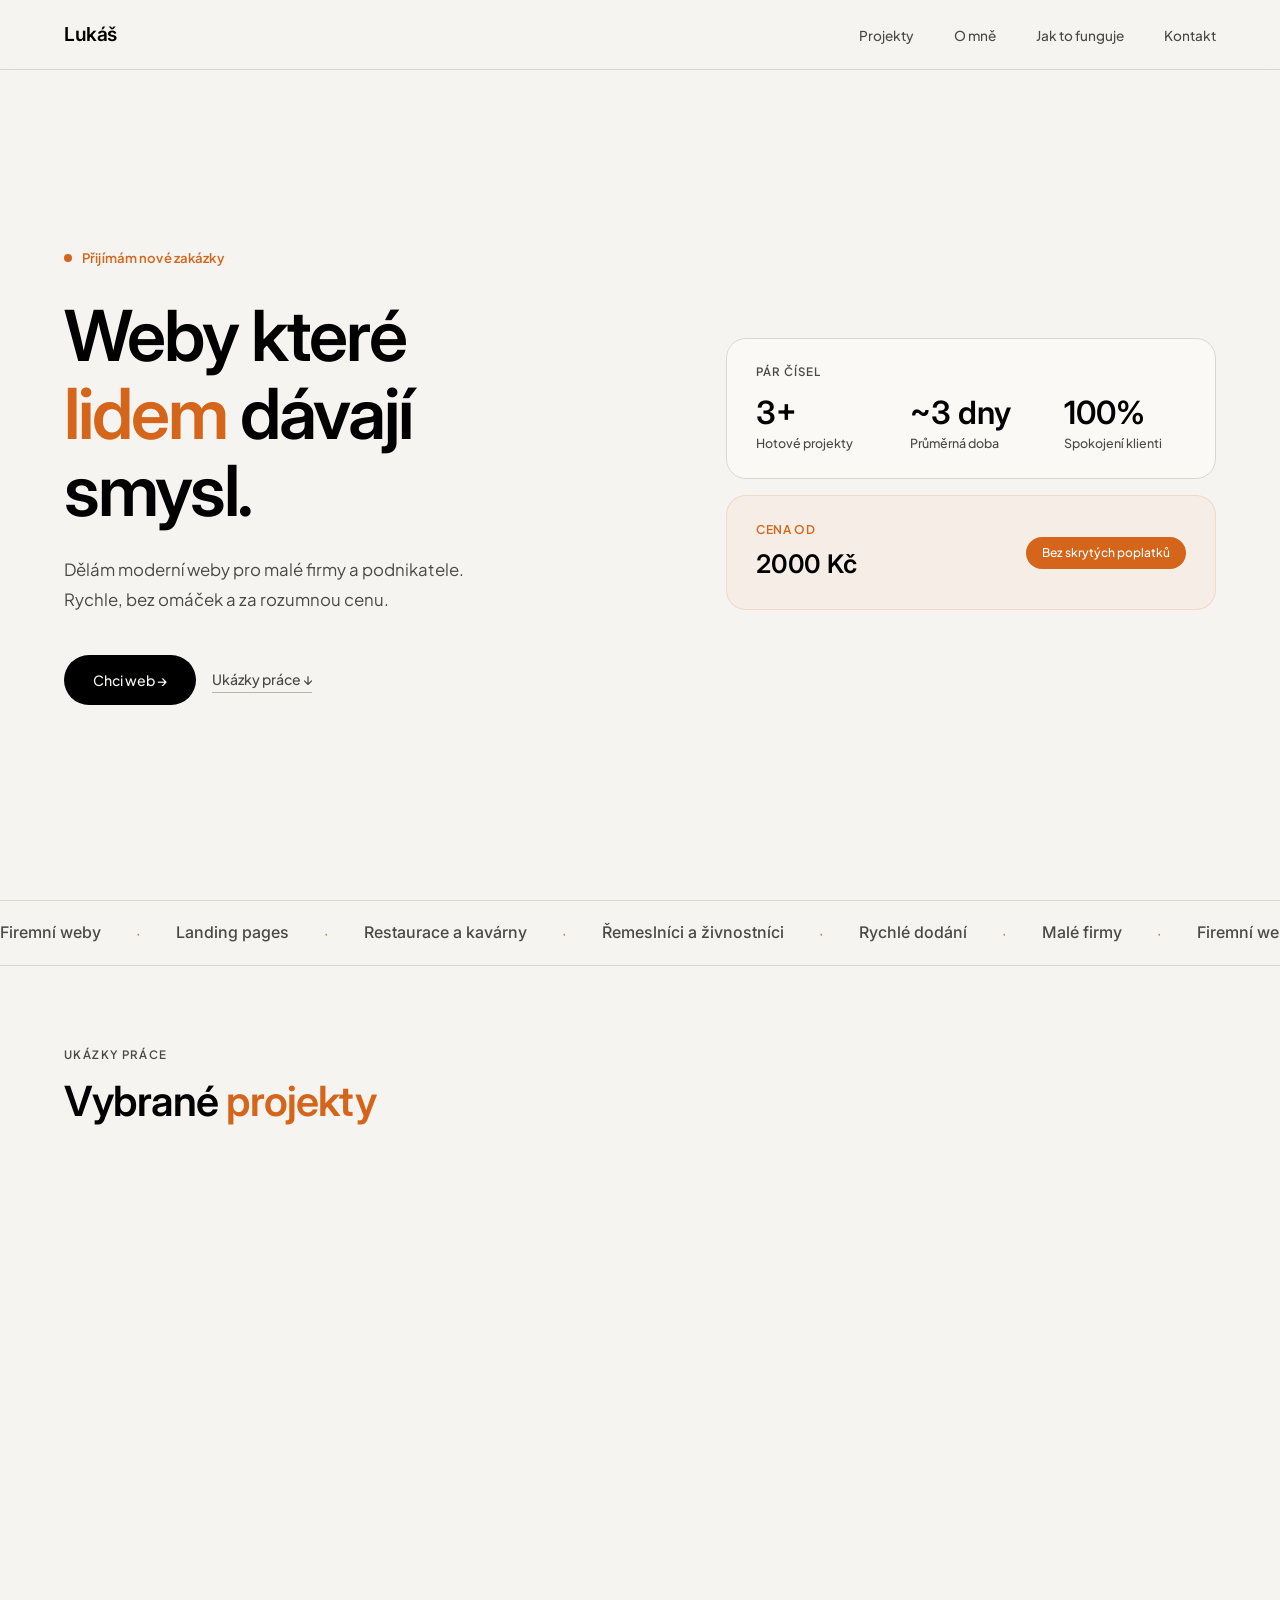
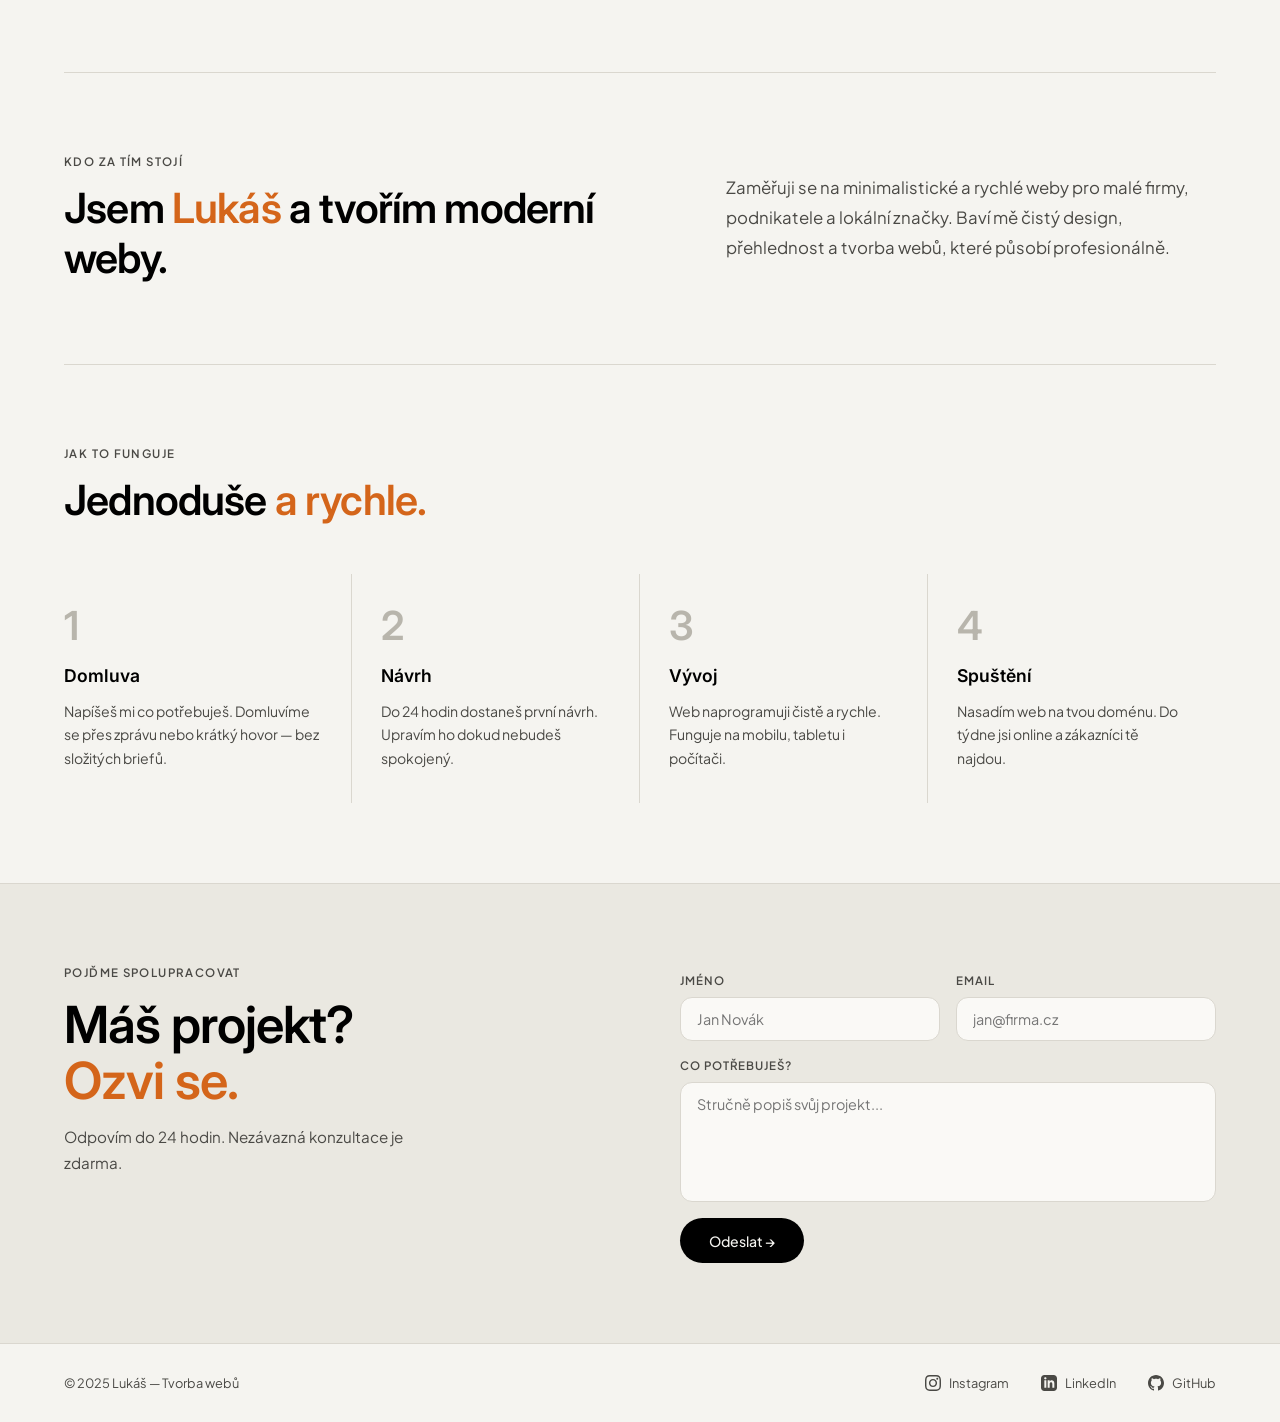
<file: Portfolio org/index.html>
<!DOCTYPE html>
<html lang="cs">
<head>
<meta charset="UTF-8">
<meta name="viewport" content="width=device-width, initial-scale=1.0">
<title>Lukáš — Tvorba webů</title>
<link href="https://fonts.googleapis.com/css2?family=Inter:wght@300;400;500;600&family=Plus+Jakarta+Sans:wght@300;400;500;600&display=swap" rel="stylesheet">
<style>
  *, *::before, *::after { margin: 0; padding: 0; box-sizing: border-box; }

  :root {
    --bg: #f5f4f0; 
    --surface: #eae8e1;
    --white: #faf9f6; 
    --accent: #d4651a;
    --accent-light: #f5ede6;
    --text: #000000; 
    --muted: #4a4945; 
    --border: #dad7cf;
    --border-dark: #b8b5ac;
  }

  body {
    background: var(--bg);
    color: var(--text);
    font-family: 'Plus Jakarta Sans', sans-serif;
    font-weight: 400;
    line-height: 1.6;
    overflow-x: hidden;
  }

  /* NAV */
  nav {
    position: fixed; top: 0; left: 0; right: 0; z-index: 100;
    display: flex; align-items: center; justify-content: space-between;
    padding: 1.2rem 4rem;
    background: rgba(245,244,240,0.92);
    border-bottom: 1px solid var(--border);
    backdrop-filter: blur(12px);
  }

  .nav-logo {
    font-family: 'Inter', sans-serif;
    font-weight: 600;
    font-size: 1.2rem;
    color: var(--text);
    text-decoration: none;
    letter-spacing: -0.02em;
  }

  .nav-links { display: flex; gap: 2.5rem; list-style: none; }
  .nav-links a {
    font-size: 0.85rem;
    color: var(--muted);
    text-decoration: none;
    font-weight: 500;
    transition: color 0.2s;
  }
  .nav-links a:hover { color: var(--text); }

  /* HERO */
  .hero {
    min-height: 100vh;
    display: grid;
    grid-template-columns: 1.1fr 0.9fr;
    align-items: center;
    padding: 7rem 4rem 4rem;
    gap: 4rem;
  }

  .hero-eyebrow {
    display: inline-flex; align-items: center; gap: 10px;
    font-size: 0.82rem;
    color: var(--accent);
    font-weight: 600;
    margin-bottom: 1.8rem;
    letter-spacing: 0.01em;
  }

  .dot {
    width: 8px; height: 8px;
    background: var(--accent);
    border-radius: 50%;
    animation: breathe 2.5s ease-in-out infinite;
  }

  @keyframes breathe {
    0%, 100% { opacity: 1; }
    50% { opacity: 0.3; }
  }

  .hero-title {
    font-family: 'Inter', sans-serif;
    font-weight: 600;
    font-size: clamp(3rem, 5.5vw, 4.8rem);
    line-height: 1.1;
    letter-spacing: -0.03em;
    margin-bottom: 1.6rem;
    color: var(--text);
  }

  .hero-title em {
    font-style: normal;
    color: var(--accent);
  }

  .hero-sub {
    font-size: 1.05rem;
    color: var(--muted);
    max-width: 420px;
    line-height: 1.8;
    margin-bottom: 2.5rem;
    font-weight: 400;
  }

  .hero-cta {
    display: flex; gap: 1rem; align-items: center;
  }

  .btn-primary {
    display: inline-flex; align-items: center; gap: 8px;
    padding: 0.85rem 1.8rem;
    background: var(--text);
    color: var(--bg);
    font-family: 'Plus Jakarta Sans', sans-serif;
    font-weight: 500;
    font-size: 0.88rem;
    border-radius: 100px;
    text-decoration: none;
    transition: background 0.2s, transform 0.2s;
    border: none; cursor: pointer;
  }

  .btn-primary:hover { background: #2d2c29; transform: translateY(-1px); }

  .btn-ghost {
    display: inline-flex; align-items: center; gap: 6px;
    font-size: 0.88rem;
    color: var(--muted);
    text-decoration: none;
    font-weight: 500;
    border-bottom: 1px solid var(--border-dark);
    padding-bottom: 1px;
    transition: color 0.2s, border-color 0.2s;
  }

  .btn-ghost:hover { color: var(--text); border-color: var(--text); }

  /* HERO RIGHT */
  .hero-right {
    display: flex;
    flex-direction: column;
    gap: 1rem;
  }

  .info-card {
    background: var(--white);
    border: 1px solid var(--border);
    border-radius: 20px;
    padding: 1.5rem 1.8rem;
  }

  .info-card-header {
    font-size: 0.72rem;
    letter-spacing: 0.08em;
    text-transform: uppercase;
    color: var(--muted);
    margin-bottom: 1rem;
    font-weight: 600;
  }

  .stat-row {
    display: flex;
    gap: 2rem;
  }

  .stat-item { flex: 1; }

  .stat-num {
    font-family: 'Inter', sans-serif;
    font-weight: 600;
    font-size: 2rem;
    line-height: 1;
    color: var(--text);
    margin-bottom: 0.3rem;
  }

  .stat-label {
    font-size: 0.78rem;
    color: var(--muted);
    font-weight: 500;
  }

  .price-card {
    background: var(--accent-light);
    border: 1px solid rgba(212,101,26,0.15);
    border-radius: 20px;
    padding: 1.5rem 1.8rem;
    display: flex;
    align-items: center;
    justify-content: space-between;
    gap: 1rem;
  }

  .price-left p:first-child {
    font-size: 0.75rem;
    color: var(--accent);
    font-weight: 600;
    margin-bottom: 0.3rem;
    letter-spacing: 0.05em;
    text-transform: uppercase;
  }

  .price-left p:last-child {
    font-family: 'Inter', sans-serif;
    font-size: 1.6rem;
    font-weight: 600;
    color: var(--text);
    letter-spacing: -0.01em;
  }

  .price-badge {
    background: var(--accent);
    color: white;
    font-size: 0.75rem;
    font-weight: 500;
    padding: 0.4rem 1rem;
    border-radius: 100px;
    white-space: nowrap;
  }

  /* DIVIDER */
  .divider { height: 1px; background: var(--border); margin: 0 4rem; }

  /* SECTION */
  section { padding: 5rem 4rem; }

  .section-label {
    font-size: 0.72rem;
    letter-spacing: 0.12em;
    text-transform: uppercase;
    color: var(--muted);
    margin-bottom: 0.8rem;
    font-weight: 600;
  }

  .section-title {
    font-family: 'Inter', sans-serif;
    font-weight: 600;
    font-size: clamp(2rem, 3.5vw, 2.6rem);
    letter-spacing: -0.02em;
    line-height: 1.2;
    margin-bottom: 3rem;
    color: var(--text);
  }

  .section-title em { font-style: normal; color: var(--accent); }

  /* PROJECTS */
  .projects-grid {
    display: grid;
    grid-template-columns: repeat(3, 1fr);
    gap: 1.5rem;
  }

  .project-card {
    background: var(--white);
    border: 1px solid var(--border);
    border-radius: 20px;
    overflow: hidden;
    transition: transform 0.3s, box-shadow 0.3s;
    cursor: pointer;
    position: relative;
  }

  .project-card:hover {
    transform: translateY(-5px);
    box-shadow: 0 20px 60px rgba(0,0,0,0.05);
  }

  .project-link::after {
    content: "";
    position: absolute;
    top: 0;
    left: 0;
    width: 100%;
    height: 100%;
  }

  .project-thumb {
    height: 220px; 
    background: var(--surface);
    overflow: hidden; 
  }

  .project-thumb img {
    width: 100%;
    height: 100%;
    object-fit: cover; 
    object-position: top; 
    transition: transform 0.5s ease;
  }

  .project-card:hover .project-thumb img {
    transform: scale(1.05);
  }

  .project-body { padding: 1.4rem; }

  .project-type {
    font-size: 0.7rem;
    letter-spacing: 0.08em;
    text-transform: uppercase;
    color: var(--muted);
    margin-bottom: 0.4rem;
    font-weight: 600;
  }

  .project-name {
    font-family: 'Inter', sans-serif;
    font-weight: 600;
    font-size: 1.15rem;
    margin-bottom: 0.5rem;
    color: var(--text);
  }

  .project-desc {
    font-size: 0.88rem;
    color: var(--muted);
    line-height: 1.65;
    margin-bottom: 1rem;
  }

  .project-link {
    font-size: 0.8rem;
    color: var(--accent);
    text-decoration: none;
    font-weight: 600;
    display: inline-flex; align-items: center; gap: 4px;
  }

  .arrow { display: inline-block; transition: transform 0.2s; }
  .project-card:hover .arrow { transform: translate(3px, -3px); }

  /* ABOUT / O MNĚ */
  .about-inner {
    display: grid;
    grid-template-columns: 1.1fr 0.9fr;
    gap: 4rem;
    align-items: center;
  }

  .about-left .section-title {
    margin-bottom: 0; /* Zruší velkou mezeru pod nadpisem */
  }

  .about-text {
    font-size: 1.05rem;
    color: var(--muted);
    line-height: 1.8;
  }

  /* PROCESS */
  .process-grid {
    display: grid;
    grid-template-columns: repeat(4, 1fr);
    gap: 0;
  }

  .process-item {
    padding: 2rem 1.8rem 2rem 0;
    border-right: 1px solid var(--border);
    padding-right: 1.8rem;
    padding-left: 1.8rem;
  }

  .process-item:first-child { padding-left: 0; }
  .process-item:last-child { border-right: none; }

  .process-num {
    font-family: 'Inter', sans-serif;
    font-size: 2.5rem;
    font-weight: 600;
    color: var(--border-dark);
    line-height: 1;
    margin-bottom: 1rem;
  }

  .process-name {
    font-family: 'Inter', sans-serif;
    font-weight: 600;
    font-size: 1.1rem;
    margin-bottom: 0.6rem;
    color: var(--text);
  }

  .process-desc {
    font-size: 0.88rem;
    color: var(--muted);
    line-height: 1.7;
  }

  /* CONTACT */
  .contact-bg {
    background: var(--surface);
    border-top: 1px solid var(--border);
  }

  .contact-inner {
    display: grid;
    grid-template-columns: 1fr 1fr;
    gap: 5rem;
    align-items: start;
  }

  .contact-title {
    font-family: 'Inter', sans-serif;
    font-weight: 600;
    font-size: clamp(2.2rem, 4vw, 3.5rem);
    letter-spacing: -0.02em;
    line-height: 1.1;
    margin-bottom: 1rem;
  }

  .contact-title em { font-style: normal; color: var(--accent); }

  .contact-sub {
    font-size: 0.95rem;
    color: var(--muted);
    line-height: 1.7;
    max-width: 340px;
  }

  .contact-form { display: flex; flex-direction: column; gap: 1rem; padding-top: 0.5rem; }

  .form-row { display: grid; grid-template-columns: 1fr 1fr; gap: 1rem; }

  .form-group { display: flex; flex-direction: column; gap: 0.4rem; }

  .form-group label {
    font-size: 0.72rem;
    letter-spacing: 0.08em;
    text-transform: uppercase;
    color: var(--muted);
    font-weight: 600;
  }

  .form-group input, .form-group textarea {
    background: var(--white);
    border: 1px solid var(--border);
    border-radius: 12px;
    padding: 0.75rem 1rem;
    color: var(--text);
    font-family: 'Plus Jakarta Sans', sans-serif;
    font-size: 0.9rem;
    font-weight: 400;
    outline: none;
    transition: border-color 0.2s;
    resize: none;
    -webkit-appearance: none;
  }

  .form-group input:focus, .form-group textarea:focus {
    border-color: var(--accent);
  }

  .form-group textarea { height: 120px; }

  /* FOOTER */
  footer {
    padding: 1.8rem 4rem;
    display: flex;
    align-items: center;
    justify-content: space-between;
    border-top: 1px solid var(--border);
  }

  .footer-copy { font-size: 0.8rem; color: var(--muted); }

  .footer-links { display: flex; gap: 2rem; }
  .footer-links a {
    display: inline-flex;
    align-items: center;
    gap: 8px; 
    font-size: 0.8rem;
    color: var(--muted);
    text-decoration: none;
    transition: color 0.2s;
  }
  .footer-links a:hover { color: var(--text); }
  
  .footer-icon {
    width: 16px;
    height: 16px;
    fill: currentColor;
  }

/* MARQUEE */
  .marquee-wrap {
    overflow: hidden;
    padding: 1.2rem 0;
    border-top: 1px solid var(--border);
    border-bottom: 1px solid var(--border);
    display: flex;
  }

  .marquee-track {
    display: flex;
  }

  .marquee-group {
    display: flex;
    align-items: center;
    gap: 2rem;
    padding-right: 2rem;
    flex-shrink: 0; /* ZABRÁNÍ SMRSKNUTÍ A PŘEKRÝVÁNÍ TEXTU */
    animation: marquee 60s linear infinite;
  }

  .marquee-item {
    font-family: 'Inter', sans-serif;
    font-size: 1rem;
    font-weight: 500;
    color: var(--muted);
    white-space: nowrap; /* Zaručí, že text vždy zůstane na jednom řádku */
  }

  .marquee-sep { color: var(--accent); }

  @keyframes marquee {
    0% { transform: translateX(0); }
    100% { transform: translateX(-100%); }
  }

  /* FADE IN */
  @keyframes fadeUp {
    from { opacity: 0; transform: translateY(24px); }
    to { opacity: 1; transform: translateY(0); }
  }

  .hero-eyebrow { animation: fadeUp 0.7s ease both 0.1s; }
  .hero-title { animation: fadeUp 0.7s ease both 0.2s; }
  .hero-sub { animation: fadeUp 0.7s ease both 0.3s; }
  .hero-cta { animation: fadeUp 0.7s ease both 0.4s; }
  .hero-right { animation: fadeUp 0.7s ease both 0.5s; }

/* RESPONZIVITA PRO MOBILY A TABLETY */
  @media (max-width: 968px) {
    /* Zarovnání hlavní sekce na střed */
    .hero, .contact-inner, .about-inner { 
      grid-template-columns: 1fr; 
      gap: 3rem; 
      text-align: center; 
    }
    
    /* Vycentrování textu pod nadpisem */
    .hero-sub {
      margin-left: auto;
      margin-right: auto;
    }
    
    /* Vycentrování tlačítek a pravého sloupce */
    .hero-cta { justify-content: center; }
    .hero-right { align-items: center; }
    
    /* Ochrana proti zbytečnému roztahování karet na tabletu */
    .info-card, .price-card {
      width: 100%;
      max-width: 400px;
    }

    /* Úprava menu - logo nahoře, odkazy pod ním na střed */
    nav { 
      flex-direction: column;
      gap: 1rem;
      padding: 1.2rem 1.5rem; 
    }
    .nav-links { 
      gap: 1.2rem; 
      flex-wrap: wrap;
      justify-content: center;
    }
    
    /* Větší odsazení nahoře, aby menu nepřekrývalo nadpis */
    .hero { padding-top: 10rem; }
    
    section, footer { padding-left: 2rem; padding-right: 2rem; }
    .projects-grid, .process-grid { grid-template-columns: repeat(2, 1fr); }
    .process-item { border-right: none; padding: 1.5rem 0; text-align: center; }
    
    /* Tlačítko u kontaktu a patička na střed */
    .contact-form button { align-self: center !important; }
    footer { flex-direction: column; gap: 1.5rem; text-align: center; }
    .footer-links { justify-content: center; }
  }

  @media (max-width: 576px) {
    .projects-grid, .process-grid, .form-row { grid-template-columns: 1fr; }
    /* Čísla a ceny se na úplně malém mobilu poskládají pod sebe */
    .stat-row { flex-direction: column; gap: 1.5rem; }
    .price-card { flex-direction: column; text-align: center; gap: 1.2rem; }
  }

</style>
</head>
<body>

<nav>
  <a href="#" class="nav-logo">Lukáš</a>
  <ul class="nav-links">
    <li><a href="#projekty">Projekty</a></li>
    <li><a href="#o-mne">O mně</a></li>
    <li><a href="#proces">Jak to funguje</a></li>
    <li><a href="#kontakt">Kontakt</a></li>
  </ul>
</nav>

<section class="hero">
  <div>
    <div class="hero-eyebrow"><div class="dot"></div> Přijímám nové zakázky</div>
    <h1 class="hero-title">
      Weby které<br>
      <em>lidem</em> dávají<br>
      smysl.
    </h1>
    <p class="hero-sub">Dělám moderní weby pro malé firmy a podnikatele. Rychle, bez omáček a za rozumnou cenu.</p>
    <div class="hero-cta">
      <a href="#kontakt" class="btn-primary">Chci web →</a>
      <a href="#projekty" class="btn-ghost">Ukázky práce ↓</a>
    </div>
  </div>

  <div class="hero-right">
    <div class="info-card">
      <p class="info-card-header">Pár čísel</p>
      <div class="stat-row">
        <div class="stat-item">
          <div class="stat-num">3+</div>
          <div class="stat-label">Hotové projekty</div>
        </div>
        <div class="stat-item">
          <div class="stat-num">~3 dny</div>
          <div class="stat-label">Průměrná doba</div>
        </div>
        <div class="stat-item">
          <div class="stat-num">100%</div>
          <div class="stat-label">Spokojení klienti</div>
        </div>
      </div>
    </div>

    <div class="price-card">
      <div class="price-left">
        <p>Cena od</p>
        <p>2000 Kč</p>
      </div>
      <span class="price-badge">Bez skrytých poplatků</span>
    </div>
  </div>
</section>

<div class="marquee-wrap">
  <div class="marquee-track">
    <div class="marquee-group">
      <span class="marquee-item">Firemní weby</span><span class="marquee-sep"> &nbsp;·&nbsp; </span>
      <span class="marquee-item">Landing pages</span><span class="marquee-sep"> &nbsp;·&nbsp; </span>
      <span class="marquee-item">Restaurace a kavárny</span><span class="marquee-sep"> &nbsp;·&nbsp; </span>
      <span class="marquee-item">Řemeslníci a živnostníci</span><span class="marquee-sep"> &nbsp;·&nbsp; </span>
      <span class="marquee-item">Rychlé dodání</span><span class="marquee-sep"> &nbsp;·&nbsp; </span>
      <span class="marquee-item">Malé firmy</span><span class="marquee-sep"> &nbsp;·&nbsp; </span>
      <span class="marquee-item">Firemní weby</span><span class="marquee-sep"> &nbsp;·&nbsp; </span>
      <span class="marquee-item">Moderní UI/UX</span><span class="marquee-sep"> &nbsp;·&nbsp; </span>
      <span class="marquee-item">Redesign webu</span><span class="marquee-sep"> &nbsp;·&nbsp; </span>
      <span class="marquee-item">Responzivní design</span><span class="marquee-sep"> &nbsp;·&nbsp; </span>
      <span class="marquee-item">Weby na míru</span><span class="marquee-sep"> &nbsp;·&nbsp; </span>
    </div>
    <div class="marquee-group" aria-hidden="true">
      <span class="marquee-item">Firemní weby</span><span class="marquee-sep"> &nbsp;·&nbsp; </span>
      <span class="marquee-item">Landing pages</span><span class="marquee-sep"> &nbsp;·&nbsp; </span>
      <span class="marquee-item">Restaurace a kavárny</span><span class="marquee-sep"> &nbsp;·&nbsp; </span>
      <span class="marquee-item">Řemeslníci a živnostníci</span><span class="marquee-sep"> &nbsp;·&nbsp; </span>
      <span class="marquee-item">Rychlé dodání</span><span class="marquee-sep"> &nbsp;·&nbsp; </span>
      <span class="marquee-item">Malé firmy</span><span class="marquee-sep"> &nbsp;·&nbsp; </span>
      <span class="marquee-item">Firemní weby</span><span class="marquee-sep"> &nbsp;·&nbsp; </span>
      <span class="marquee-item">Moderní UI/UX</span><span class="marquee-sep"> &nbsp;·&nbsp; </span>
      <span class="marquee-item">Redesign webu</span><span class="marquee-sep"> &nbsp;·&nbsp; </span>
      <span class="marquee-item">Responzivní design</span><span class="marquee-sep"> &nbsp;·&nbsp; </span>
      <span class="marquee-item">Weby na míru</span><span class="marquee-sep"> &nbsp;·&nbsp; </span>
    </div>
  </div>
</div>

<section id="projekty">
  <p class="section-label">Ukázky práce</p>
  <h2 class="section-title">Vybrané <em>projekty</em></h2>

  <div class="projects-grid">
    <div class="project-card">
      <div class="project-thumb">
        <img src="brbr3.png" alt="Náhled webu Barbershop">
      </div>
      <div class="project-body">
        <p class="project-type">Barbershop</p>
        <h3 class="project-name">Barber Shop By Lukas</h3>
        <p class="project-desc">Moderní web pro holičství včetně přehledného ceníku, nabídky služeb a struktury.</p>
        <a href="barbershop/barbershop.html" target="_blank" class="project-link">Zobrazit <span class="arrow">↗</span></a>
      </div>
    </div>

    <div class="project-card">
      <div class="project-thumb">
        <img src="skola2.png" alt="Náhled školního webu">
      </div>
      <div class="project-body">
        <p class="project-type">Vzdělávání</p>
        <h3 class="project-name">Školní projekt</h3>
        <p class="project-desc">Ukázka mých školních prací z informatiky, záznamy z IT praxe a technologické postupy.</p>
        <a href="škola/škola/index.html" target="_blank" class="project-link">Zobrazit <span class="arrow">↗</span></a>
      </div>
    </div>

    <div class="project-card">
      <div class="project-thumb">
        <img src="portfolio-img.png" alt="Náhled portfolia">
      </div>
      <div class="project-body">
        <p class="project-type">Prezentace</p>
        <h3 class="project-name">Osobní portfolio</h3>
        <p class="project-desc">Moje hlavní digitální vizitka, kde shrnuji své zkušenosti a prezentuji vytvořené weby.</p>
        <a href="portfolio/portfolio.html" target="_blank" class="project-link">Zobrazit <span class="arrow">↗</span></a>
      </div>
    </div>
  </div>
</section>

<div class="divider"></div>

<section id="o-mne">
  <div class="about-inner">
    <div class="about-left">
      <p class="section-label">Kdo za tím stojí</p>
      <h2 class="section-title">Jsem <em>Lukáš</em> a tvořím moderní weby.</h2>
    </div>
    <div class="about-right">
      <div class="about-text">
        <p>Zaměřuji se na minimalistické a rychlé weby pro malé firmy, podnikatele a lokální značky. Baví mě čistý design, přehlednost a tvorba webů, které působí profesionálně.</p>
      </div>
    </div>
  </div>
</section>

<div class="divider"></div>

<section id="proces">
  <p class="section-label">Jak to funguje</p>
  <h2 class="section-title">Jednoduše <em>a rychle.</em></h2>

  <div class="process-grid">
    <div class="process-item">
      <div class="process-num">1</div>
      <h3 class="process-name">Domluva</h3>
      <p class="process-desc">Napíšeš mi co potřebuješ. Domluvíme se přes zprávu nebo krátký hovor — bez složitých briefů.</p>
    </div>
    <div class="process-item">
      <div class="process-num">2</div>
      <h3 class="process-name">Návrh</h3>
      <p class="process-desc">Do 24 hodin dostaneš první návrh. Upravím ho dokud nebudeš spokojený.</p>
    </div>
    <div class="process-item">
      <div class="process-num">3</div>
      <h3 class="process-name">Vývoj</h3>
      <p class="process-desc">Web naprogramuji čistě a rychle. Funguje na mobilu, tabletu i počítači.</p>
    </div>
    <div class="process-item">
      <div class="process-num">4</div>
      <h3 class="process-name">Spuštění</h3>
      <p class="process-desc">Nasadím web na tvou doménu. Do týdne jsi online a zákazníci tě najdou.</p>
    </div>
  </div>
</section>

<section id="kontakt" class="contact-bg">
  <div class="contact-inner">
    <div>
      <p class="section-label">Pojďme spolupracovat</p>
      <h2 class="contact-title">Máš projekt?<br><em>Ozvi se.</em></h2>
      <p class="contact-sub" style="margin-top: 1rem;">Odpovím do 24 hodin. Nezávazná konzultace je zdarma.</p>
    </div>
<form action="https://formspree.io/f/xvzydgen" method="POST" class="contact-form">
      <div class="form-row">
        <div class="form-group">
          <label>Jméno</label>
          <input type="text" name="name" placeholder="Jan Novák" required>
        </div>
        <div class="form-group">
          <label>Email</label>
          <input type="email" name="email" placeholder="jan@firma.cz" required>
        </div>
      </div>
      <div class="form-group">
        <label>Co potřebuješ?</label>
        <textarea name="message" placeholder="Stručně popiš svůj projekt..." required></textarea>
      </div>
      <button type="submit" class="btn-primary" style="align-self: flex-start;">Odeslat →</button>
    </form>
  </div>
</section>

<footer>
  <p class="footer-copy">© 2025 Lukáš — Tvorba webů</p>
  <div class="footer-links">
    <a href="https://www.instagram.com/mraz._._/" target="_blank">
      <svg class="footer-icon" viewBox="0 0 24 24"><path d="M12 2.163c3.204 0 3.584.012 4.85.07 3.252.148 4.771 1.691 4.919 4.919.058 1.265.069 1.645.069 4.849 0 3.205-.012 3.584-.069 4.849-.149 3.225-1.664 4.771-4.919 4.919-1.266.058-1.644.07-4.85.07-3.204 0-3.584-.012-4.849-.07-3.26-.149-4.771-1.699-4.919-4.92-.058-1.265-.07-1.644-.07-4.849 0-3.204.013-3.583.07-4.849.149-3.227 1.664-4.771 4.919-4.919 1.266-.057 1.645-.069 4.849-.069zm0-2.163c-3.259 0-3.667.014-4.947.072-4.358.2-6.78 2.618-6.98 6.98-.059 1.281-.073 1.689-.073 4.948 0 3.259.014 3.668.072 4.948.2 4.358 2.618 6.78 6.98 6.98 1.281.058 1.689.072 4.948.072 3.259 0 3.668-.014 4.948-.072 4.354-.2 6.782-2.618 6.979-6.98.059-1.28.073-1.689.073-4.948 0-3.259-.014-3.667-.072-4.947-.196-4.354-2.617-6.78-6.979-6.98-1.281-.059-1.69-.073-4.949-.073zm0 5.838c-3.403 0-6.162 2.759-6.162 6.162s2.759 6.163 6.162 6.163 6.162-2.759 6.162-6.163c0-3.403-2.759-6.162-6.162-6.162zm0 10.162c-2.209 0-4-1.79-4-4 0-2.209 1.791-4 4-4s4 1.791 4 4c0 2.21-1.791 4-4 4zm6.406-11.845c-.796 0-1.441.645-1.441 1.44s.645 1.44 1.441 1.44c.795 0 1.439-.645 1.439-1.44s-.644-1.44-1.439-1.44z"/></svg>
      Instagram
    </a>
    <a href="https://www.linkedin.com/in/lukáš-mráz-a7146a385/" target="_blank">
      <svg class="footer-icon" viewBox="0 0 24 24"><path d="M19 0h-14c-2.761 0-5 2.239-5 5v14c0 2.761 2.239 5 5 5h14c2.762 0 5-2.239 5-5v-14c0-2.761-2.238-5-5-5zm-11 19h-3v-11h3v11zm-1.5-12.268c-.966 0-1.75-.79-1.75-1.764s.784-1.764 1.75-1.764 1.75.79 1.75 1.764-.783 1.764-1.75 1.764zm13.5 12.268h-3v-5.604c0-3.368-4-3.113-4 0v5.604h-3v-11h3v1.765c1.396-2.586 7-2.777 7 2.476v6.759z"/></svg>
      LinkedIn
    </a>
    <a href="https://github.com/mraziikk" target="_blank">
      <svg class="footer-icon" viewBox="0 0 24 24"><path d="M12 0c-6.626 0-12 5.373-12 12 0 5.302 3.438 9.8 8.207 11.387.599.111.793-.261.793-.577v-2.234c-3.338.726-4.033-1.416-4.033-1.416-.546-1.387-1.333-1.756-1.333-1.756-1.089-.745.083-.729.083-.729 1.205.084 1.839 1.237 1.839 1.237 1.07 1.834 2.807 1.304 3.492.997.107-.775.418-1.305.762-1.604-2.665-.305-5.467-1.334-5.467-5.931 0-1.311.469-2.381 1.236-3.221-.124-.303-.535-1.524.117-3.176 0 0 1.008-.322 3.301 1.23.957-.266 1.983-.399 3.003-.404 1.02.005 2.047.138 3.006.404 2.291-1.552 3.297-1.23 3.297-1.23.653 1.653.242 2.874.118 3.176.77.84 1.235 1.911 1.235 3.221 0 4.609-2.807 5.624-5.479 5.921.43.372.823 1.102.823 2.222v3.293c0 .319.192.694.801.576 4.765-1.589 8.199-6.086 8.199-11.386 0-6.627-5.373-12-12-12z"/></svg>
      GitHub
    </a>
  </div>
</footer>
<script>
  document.querySelectorAll('a[href^="#"]').forEach(anchor => {
    anchor.addEventListener('click', function (e) {
      e.preventDefault();
      const targetId = this.getAttribute('href');
      if (targetId === '#') return;
      
      const targetElement = document.querySelector(targetId);
      if (!targetElement) return;

      const targetPosition = targetElement.getBoundingClientRect().top + window.pageYOffset;
      const startPosition = window.pageYOffset;
      const distance = targetPosition - startPosition;
      
      // TADY SI MŮŽEŠ UPRAVIT RYCHLOST (1000 = 1 sekunda)
      const duration = 1200; 
      let start = null;

      window.requestAnimationFrame(step);

      function step(timestamp) {
        if (!start) start = timestamp;
        const progress = timestamp - start;
        
        // Funkce pro prémiový plynulý dojezd (pomalý start, rychlý střed, pomalý konec)
        const easeInOutCubic = progress => progress < .5 ? 4 * progress * progress * progress : (progress - 1) * (2 * progress - 2) * (2 * progress - 2) + 1;
        const percentage = Math.min(progress / duration, 1);

        window.scrollTo(0, startPosition + distance * easeInOutCubic(percentage));

        if (progress < duration) {
          window.requestAnimationFrame(step);
        }
      }
    });
  });
</script>

</body>
</html>
</file>
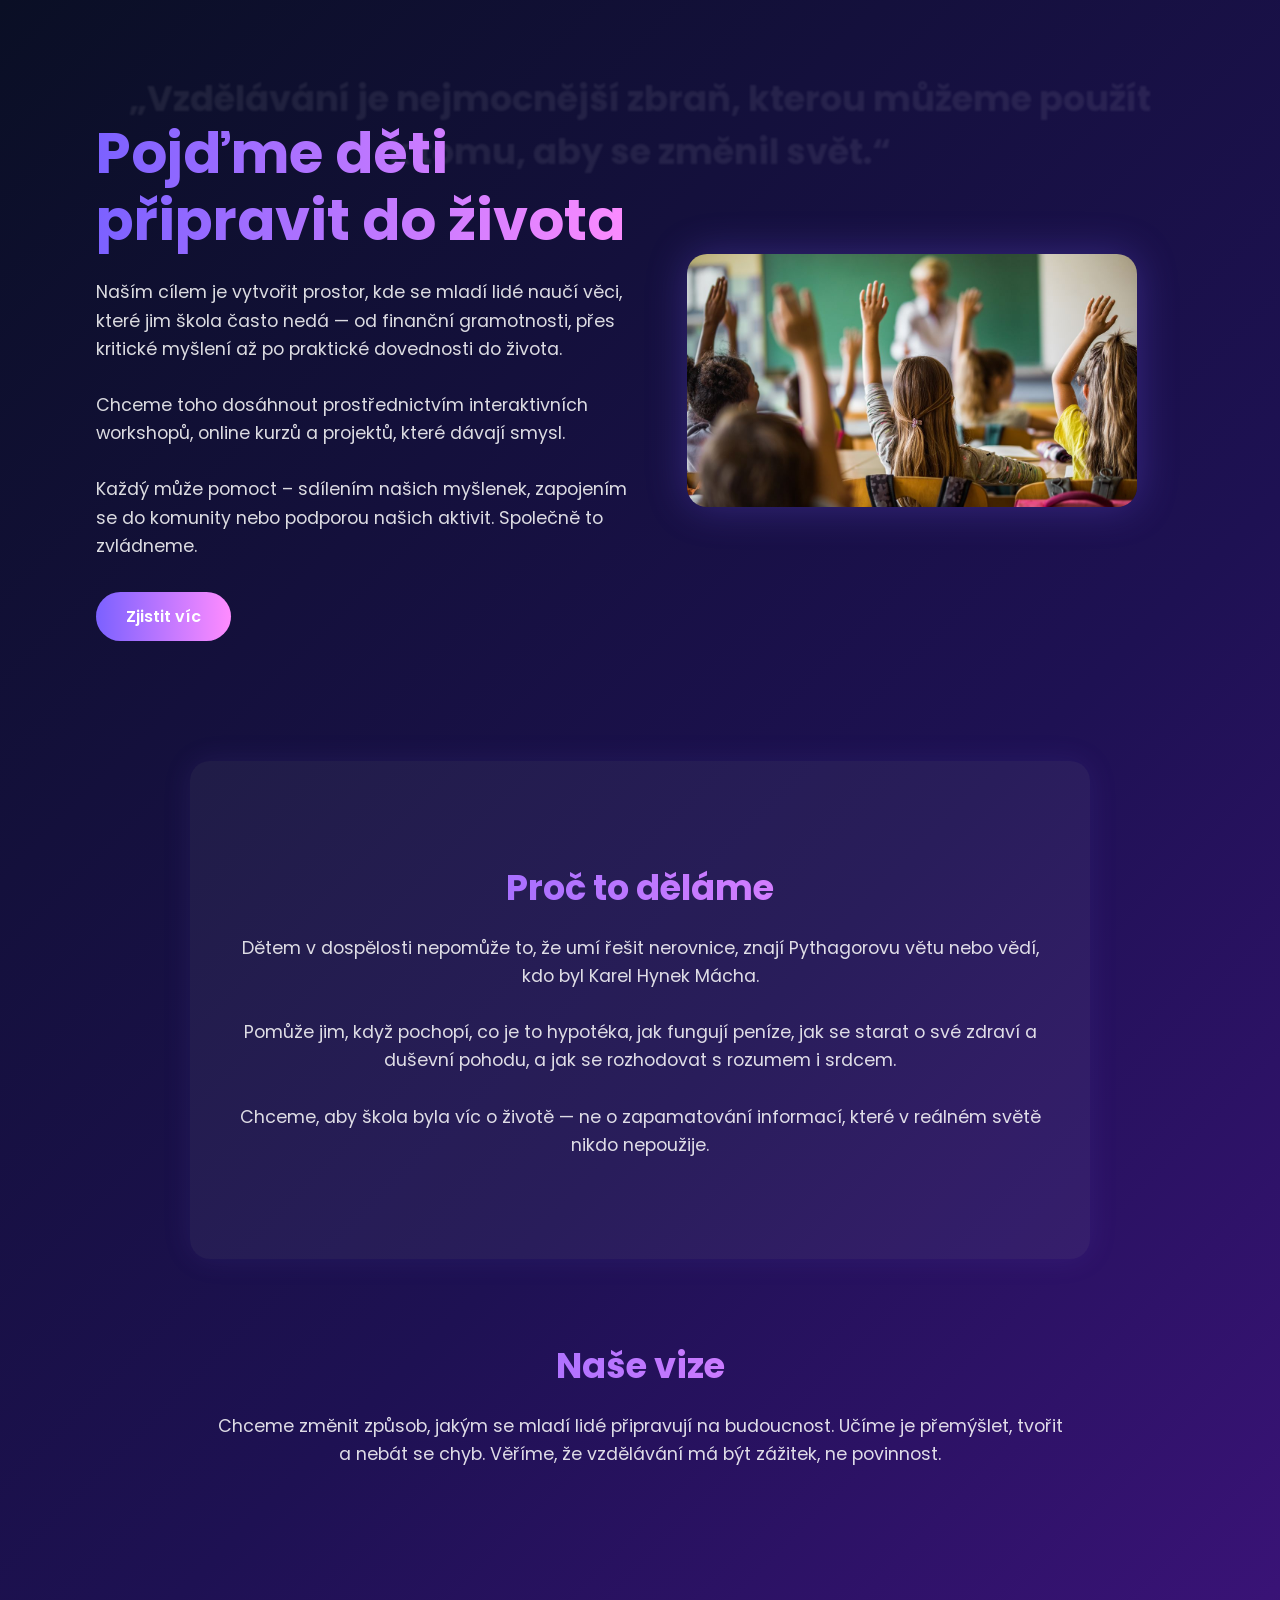
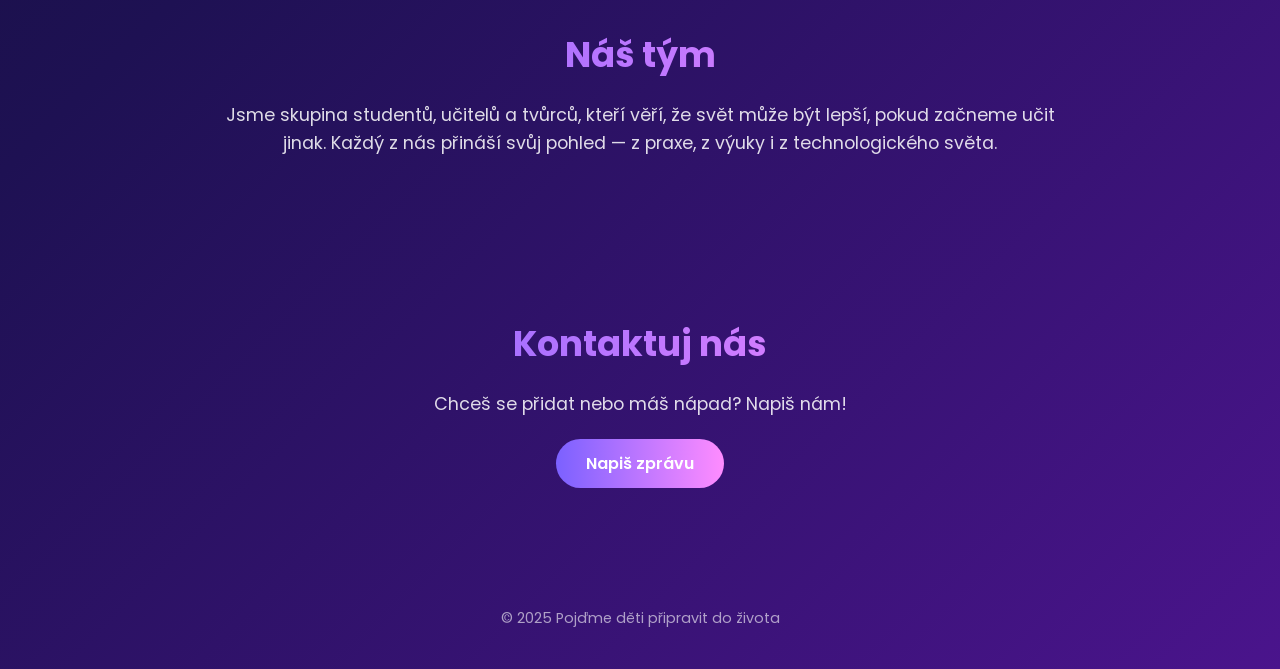
<file: škola/škola/index.html>
<!DOCTYPE html>
<html lang="cs">
<head>
  <meta charset="UTF-8">
  <meta name="viewport" content="width=device-width, initial-scale=1.0">
  <title>Pojďme děti připravit do života</title>
  <link rel="stylesheet" href="style.css">
</head>
<body>
  <div class="background-quote">
    <p>„Vzdělávání je nejmocnější zbraň, kterou můžeme použít k tomu, aby se změnil svět.“</p>
  </div>

  <div class="container">
    <div class="text-section">
      <h1>Pojďme děti<br>připravit do života</h1>
      <p class="mission">
        Naším cílem je vytvořit prostor, kde se mladí lidé naučí věci, které jim škola často nedá — od finanční gramotnosti, přes kritické myšlení až po praktické dovednosti do života.  
        <br><br>
        Chceme toho dosáhnout prostřednictvím interaktivních workshopů, online kurzů a projektů, které dávají smysl.  
        <br><br>
        Každý může pomoct – sdílením našich myšlenek, zapojením se do komunity nebo podporou našich aktivit. Společně to zvládneme.
      </p>
      <a href="#why" class="btn">Zjistit víc</a>
    </div>

    <div class="image-section">
      <img src="skola.jpeg" alt="Inspirace" />
    </div>
  </div>

  <!-- Nová sekce -->
  <section id="why" class="fade-in important">
    <h2>Proč to děláme</h2>
    <p>
      Dětem v dospělosti nepomůže to, že umí řešit nerovnice, znají Pythagorovu větu nebo vědí, kdo byl Karel Hynek Mácha.  
      <br><br>
      Pomůže jim, když pochopí, co je to hypotéka, jak fungují peníze, jak se starat o své zdraví a duševní pohodu, a jak se rozhodovat s rozumem i srdcem.  
      <br><br>
      Chceme, aby škola byla víc o životě — ne o zapamatování informací, které v reálném světě nikdo nepoužije.
    </p>
  </section>

  <section id="vision" class="fade-in">
    <h2>Naše vize</h2>
    <p>
      Chceme změnit způsob, jakým se mladí lidé připravují na budoucnost.  
      Učíme je přemýšlet, tvořit a nebát se chyb. Věříme, že vzdělávání má být zážitek, ne povinnost.
    </p>
  </section>

  <section class="fade-in">
    <h2>Náš tým</h2>
    <p>
      Jsme skupina studentů, učitelů a tvůrců, kteří věří, že svět může být lepší, pokud začneme učit jinak.  
      Každý z nás přináší svůj pohled — z praxe, z výuky i z technologického světa.
    </p>
  </section>

  <section class="fade-in contact">
    <h2>Kontaktuj nás</h2>
    <p>Chceš se přidat nebo máš nápad? Napiš nám!</p>
    <a href="#" class="btn">Napiš zprávu</a>
  </section>

  <footer>
    <p>© 2025 Pojďme děti připravit do života</p>
  </footer>

  <script>
    // Efekt fade-in při scrollování
    const fadeEls = document.querySelectorAll('.fade-in');
    window.addEventListener('scroll', () => {
      fadeEls.forEach(el => {
        const rect = el.getBoundingClientRect();
        if (rect.top < window.innerHeight - 100) {
          el.classList.add('visible');
        }
      });
    });
  </script>
</body>
</html>
</file>
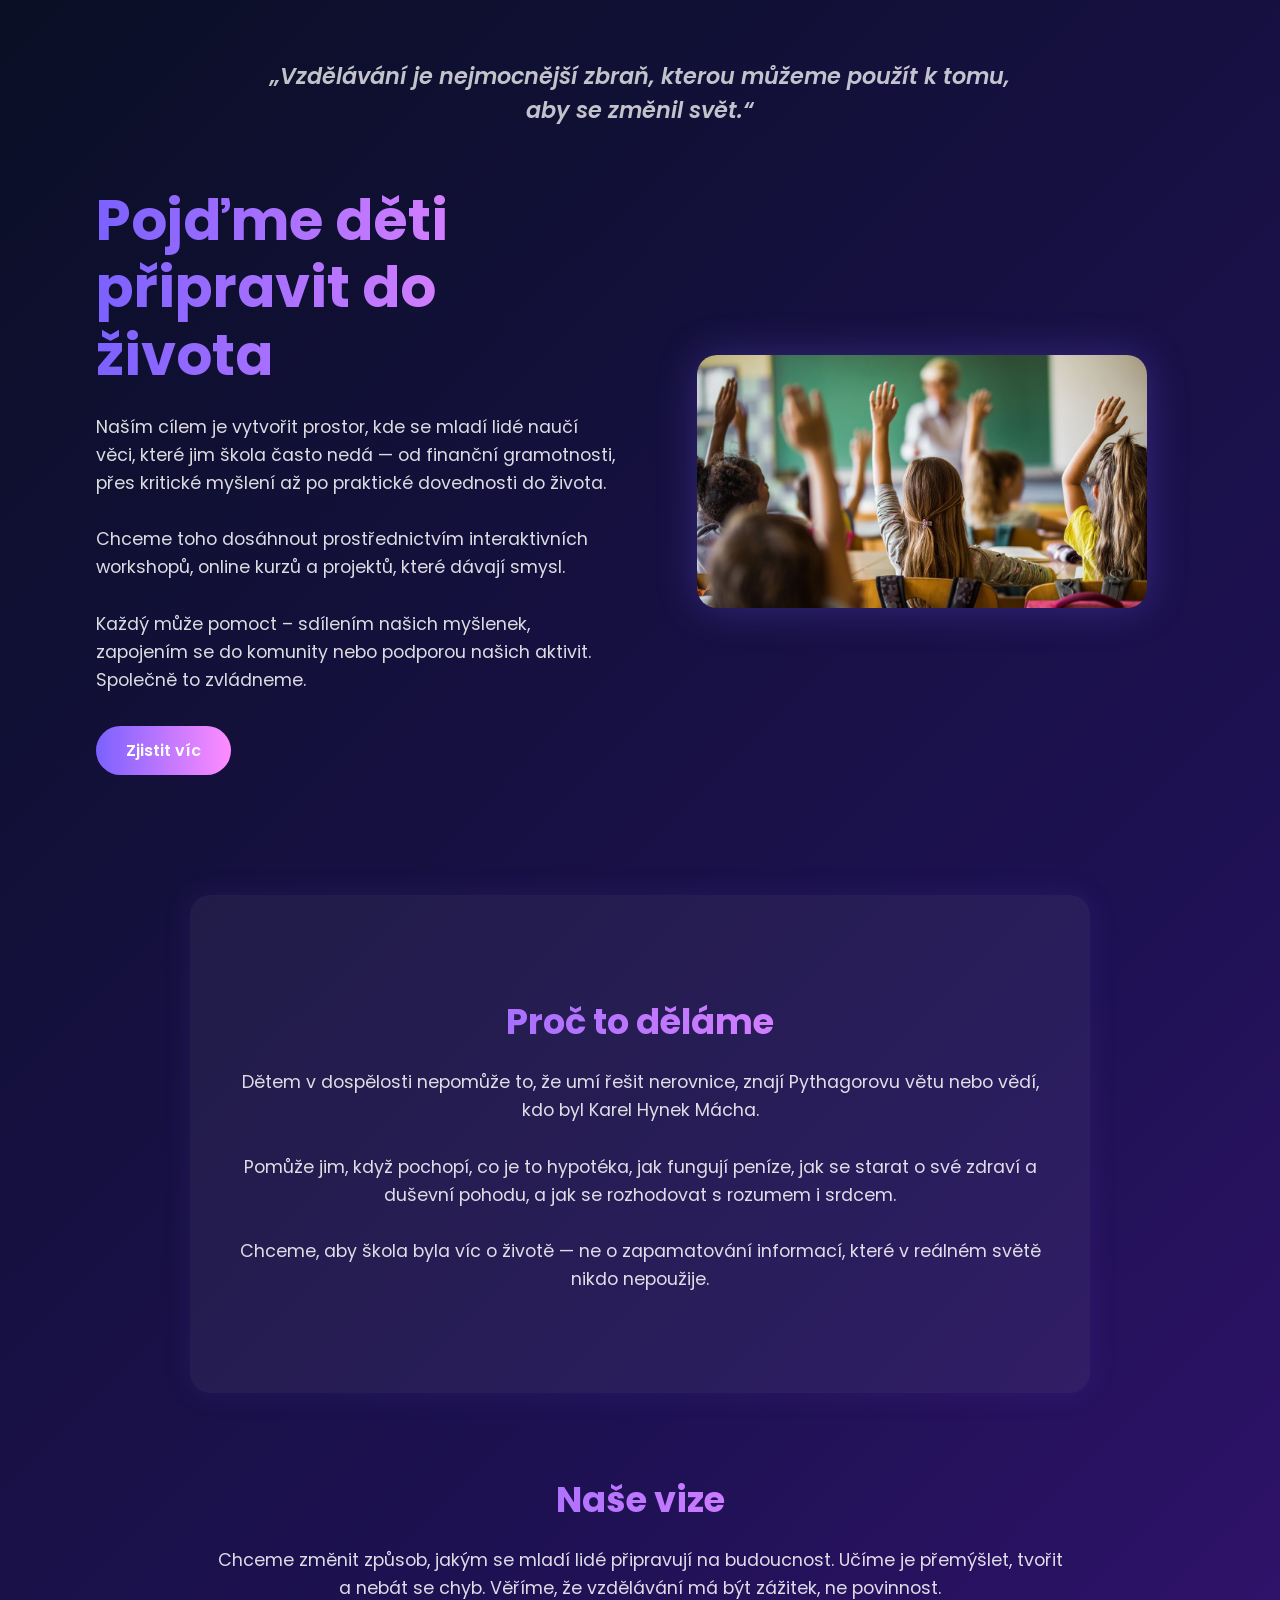
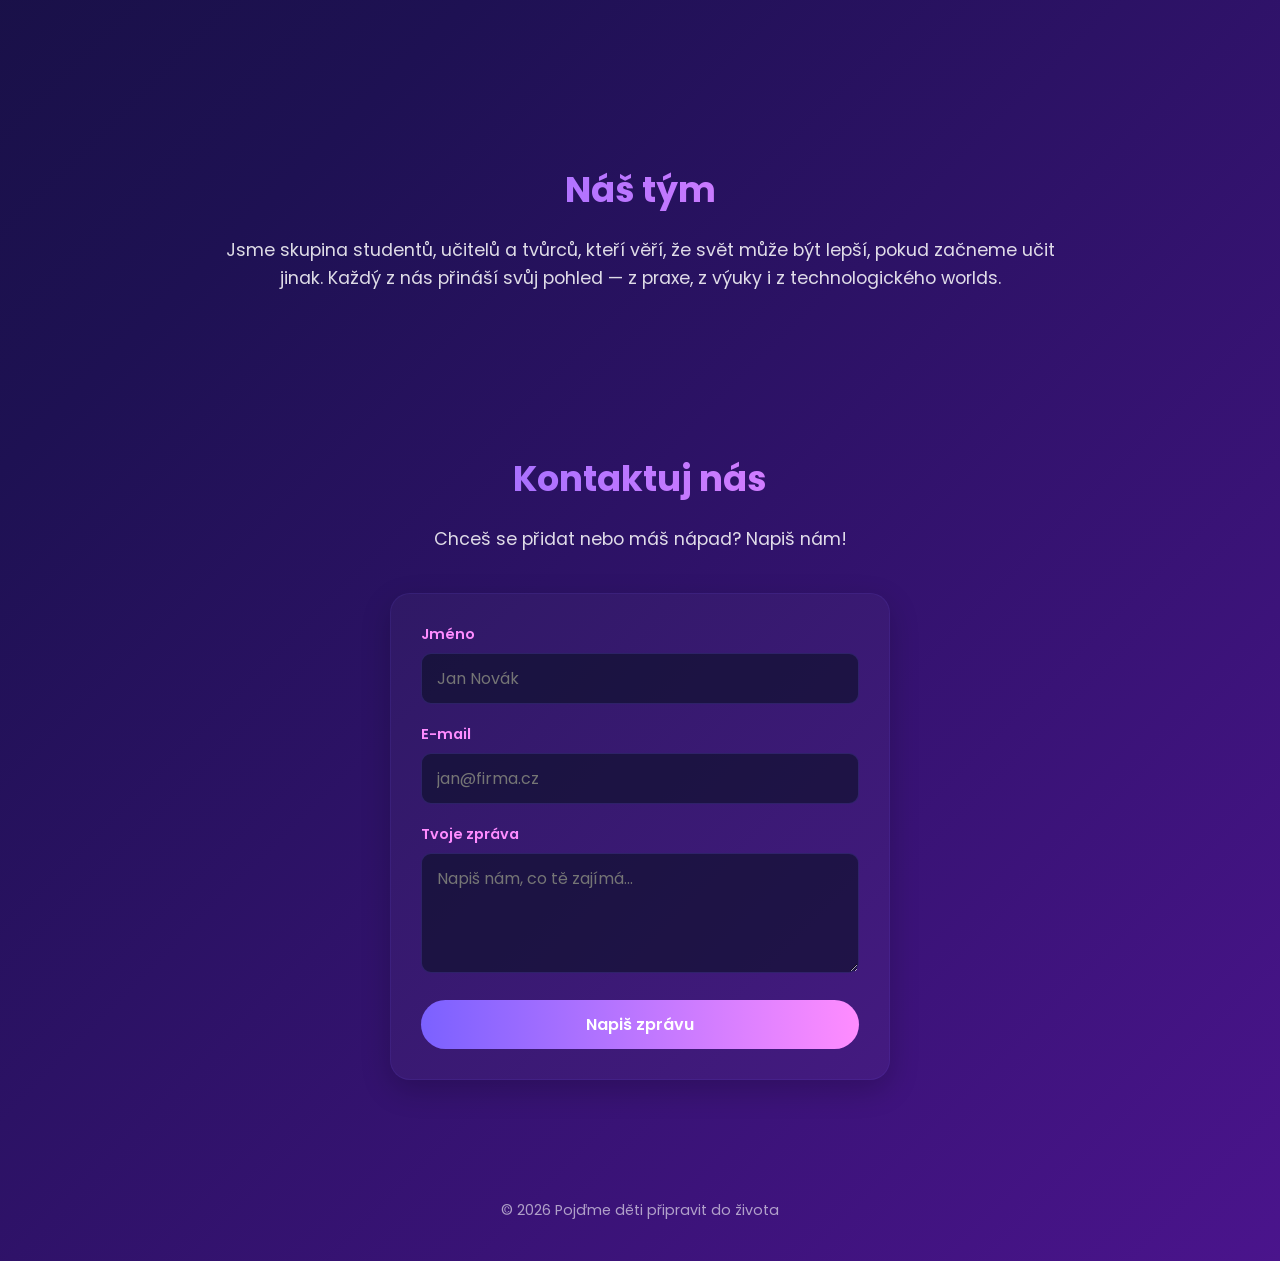
<file: Portfolio org/škola/škola/index.html>
<!DOCTYPE html>
<html lang="cs">
<head>
  <meta charset="UTF-8">
  <meta name="viewport" content="width=device-width, initial-scale=1.0">
  <title>Pojďme děti připravit do života</title>
  
  <style>
    @import url('https://fonts.googleapis.com/css2?family=Poppins:wght@400;600;700&display=swap');

    * {
      margin: 0;
      padding: 0;
      box-sizing: border-box;
    }

    body {
      min-height: 100vh;
      background: linear-gradient(135deg, #0a0f25, #1e1153, #4a148c);
      color: white;
      font-family: 'Poppins', sans-serif;
      overflow-x: hidden;
      position: relative;
    }

    /* Výrazný citát umístěný nahoře nad obsahem */
    .quote-container {
      text-align: center;
      padding: 60px 20px 0 20px;
      font-size: 1.4rem;
      font-weight: 600;
      color: rgba(255, 255, 255, 0.75);
      font-style: italic;
      max-width: 800px;
      margin: 0 auto;
      position: relative;
      z-index: 10;
      line-height: 1.5;
    }

    /* Úvodní sekce */
    .container {
      display: flex;
      align-items: center;
      justify-content: space-between;
      width: 85%;
      max-width: 1200px;
      margin: 60px auto 120px auto;
      z-index: 10;
      position: relative;
      gap: 40px;
    }

    .text-section {
      flex: 1;
      max-width: 600px;
      z-index: 2;
    }

    h1 {
      font-size: 3.5rem;
      line-height: 1.2;
      font-weight: 700;
      background: linear-gradient(90deg, #7b61ff, #ff8cff);
      -webkit-background-clip: text;
      -webkit-text-fill-color: transparent;
      margin-bottom: 1.5rem;
    }

    .mission {
      font-size: 1.1rem;
      color: rgba(255, 255, 255, 0.85);
      line-height: 1.6;
      margin-bottom: 2rem;
    }

    .btn {
      display: inline-block;
      background: linear-gradient(90deg, #7b61ff, #ff8cff);
      color: white;
      text-decoration: none;
      font-weight: 600;
      padding: 12px 30px;
      border-radius: 50px;
      transition: 0.3s;
      border: none;
      font-family: inherit;
      font-size: 1rem;
    }

    .btn:hover {
      opacity: 0.85;
      transform: scale(1.05);
      cursor: pointer;
    }

    .image-section {
      flex: 1;
      display: flex;
      justify-content: center;
      z-index: 2;
    }

    .image-section img {
      max-width: 450px;
      width: 100%;
      border-radius: 20px;
      box-shadow: 0 0 40px rgba(123, 97, 255, 0.3);
      transition: transform 0.5s ease;
    }

    .image-section img:hover {
      transform: scale(1.05);
    }

    /* Sekce obsahu */
    section {
      text-align: center;
      padding: 80px 20px;
      max-width: 900px;
      margin: 0 auto;
      opacity: 0;
      transform: translateY(50px);
      transition: all 1s ease;
    }

    section.visible {
      opacity: 1;
      transform: translateY(0);
    }

    section h2 {
      font-size: 2.2rem;
      margin-bottom: 20px;
      background: linear-gradient(90deg, #7b61ff, #ff8cff);
      -webkit-background-clip: text;
      -webkit-text-fill-color: transparent;
    }

    section p {
      color: rgba(255, 255, 255, 0.85);
      font-size: 1.1rem;
      line-height: 1.6;
    }

    /* Zvýrazněná sekce „Proč to děláme“ */
    .important {
      background: rgba(255, 255, 255, 0.05);
      border-radius: 20px;
      padding: 100px 40px;
      box-shadow: 0 0 30px rgba(123, 97, 255, 0.1);
    }

    /* Kontaktní formulář na vzhled */
    .contact-form-visual {
      max-width: 500px;
      margin: 40px auto 0 auto;
      background: rgba(255, 255, 255, 0.03);
      padding: 30px;
      border-radius: 20px;
      border: 1px solid rgba(123, 97, 255, 0.1);
      box-shadow: 0 10px 30px rgba(0, 0, 0, 0.2);
      text-align: left;
    }

    .form-group {
      margin-bottom: 20px;
    }

    .form-group label {
      display: block;
      margin-bottom: 8px;
      font-weight: 600;
      font-size: 0.9rem;
      color: #ff8cff;
    }

    .form-group input, .form-group textarea {
      width: 100%;
      padding: 12px 15px;
      border-radius: 10px;
      border: 1px solid rgba(123, 97, 255, 0.2);
      background: rgba(10, 15, 37, 0.6);
      color: white;
      font-family: inherit;
      font-size: 1rem;
      outline: none;
      transition: 0.3s;
    }

    .form-group input:focus, .form-group textarea:focus {
      border-color: #ff8cff;
      box-shadow: 0 0 10px rgba(255, 140, 255, 0.2);
    }

    .form-group textarea {
      height: 120px;
      resize: vertical;
    }

    .contact-form-visual .btn {
      width: 100%;
    }

    footer {
      text-align: center;
      padding: 40px;
      color: rgba(255, 255, 255, 0.6);
      font-size: 0.9rem;
    }

    /* =========================================
       RESPONZIVITA PRO VŠECHNA ZAŘÍZENÍ
       ========================================= */

    /* Velké obrazovky (TV a velké monitory) */
    @media (min-width: 1600px) {
      .container {
        max-width: 1400px;
      }
      h1 {
        font-size: 4.5rem;
      }
      .mission, section p {
        font-size: 1.3rem;
      }
      .quote-container {
        font-size: 1.8rem;
        max-width: 1000px;
      }
    }

    /* Tablety a menší notebooky */
    @media (max-width: 968px) {
      .container {
        flex-direction: column;
        text-align: center;
        margin: 40px auto 80px auto;
        gap: 50px;
      }
      .text-section {
        max-width: 100%;
      }
      .image-section img {
        max-width: 80%;
      }
      .quote-container {
        font-size: 1.2rem;
        padding-top: 40px;
      }
    }

    /* Mobily */
    @media (max-width: 768px) {
      h1 {
        font-size: 2.5rem;
      }
      .mission {
        font-size: 1rem;
      }
      section {
        padding: 60px 20px;
      }
      .important {
        padding: 60px 20px;
      }
      .quote-container {
        font-size: 1.1rem;
        width: 90%;
      }
      .image-section img {
        max-width: 100%;
      }
      .contact-form-visual {
        padding: 20px;
      }
    }
  </style>
</head>
<body>

  <div class="quote-container">
    <p>„Vzdělávání je nejmocnější zbraň, kterou můžeme použít k tomu, aby se změnil svět.“</p>
  </div>

  <div class="container">
    <div class="text-section">
      <h1>Pojďme děti<br>připravit do života</h1>
      <p class="mission">
        Naším cílem je vytvořit prostor, kde se mladí lidé naučí věci, které jim škola často nedá — od finanční gramotnosti, přes kritické myšlení až po praktické dovednosti do života.  
        <br><br>
        Chceme toho dosáhnout prostřednictvím interaktivních workshopů, online kurzů a projektů, které dávají smysl.  
        <br><br>
        Každý může pomoct – sdílením našich myšlenek, zapojením se do komunity nebo podporou našich aktivit. Společně to zvládneme.
      </p>
      <a href="#why" class="btn">Zjistit víc</a>
    </div>

    <div class="image-section">
      <img src="skola.jpeg" alt="Inspirace" />
    </div>
  </div>

  <section id="why" class="fade-in important">
    <h2>Proč to děláme</h2>
    <p>
      Dětem v dospělosti nepomůže to, že umí řešit nerovnice, znají Pythagorovu větu nebo vědí, kdo byl Karel Hynek Mácha.  
      <br><br>
      Pomůže jim, když pochopí, co je to hypotéka, jak fungují peníze, jak se starat o své zdraví a duševní pohodu, a jak se rozhodovat s rozumem i srdcem.  
      <br><br>
      Chceme, aby škola byla víc o životě — ne o zapamatování informací, které v reálném světě nikdo nepoužije.
    </p>
  </section>

  <section id="vision" class="fade-in">
    <h2>Naše vize</h2>
    <p>
      Chceme změnit způsob, jakým se mladí lidé připravují na budoucnost.  
      Učíme je přemýšlet, tvořit a nebát se chyb. Věříme, že vzdělávání má být zážitek, ne povinnost.
    </p>
  </section>

  <section class="fade-in">
    <h2>Náš tým</h2>
    <p>
      Jsme skupina studentů, učitelů a tvůrců, kteří věří, že svět může být lepší, pokud začneme učit jinak.  
      Každý z nás přináší svůj pohled — z praxe, z výuky i z technologického worlds.
    </p>
  </section>

  <section class="fade-in contact">
    <h2>Kontaktuj nás</h2>
    <p>Chceš se přidat nebo máš nápad? Napiš nám!</p>
    
    <form class="contact-form-visual" onsubmit="event.preventDefault();">
      <div class="form-group">
        <label>Jméno</label>
        <input type="text" placeholder="Jan Novák">
      </div>
      <div class="form-group">
        <label>E-mail</label>
        <input type="email" placeholder="jan@firma.cz">
      </div>
      <div class="form-group">
        <label>Tvoje zpráva</label>
        <textarea placeholder="Napiš nám, co tě zajímá..."></textarea>
      </div>
      <button type="submit" class="btn">Napiš zprávu</button>
    </form>
  </section>

  <footer>
    <p>© 2026 Pojďme děti připravit do života</p>
  </footer>

  <script>
    // 1. Efekt fade-in při scrollování
    const fadeEls = document.querySelectorAll('.fade-in');
    window.addEventListener('scroll', () => {
      fadeEls.forEach(el => {
        const rect = el.getBoundingClientRect();
        if (rect.top < window.innerHeight - 100) {
          el.classList.add('visible');
        }
      });
    });

    // 2. Kontrolovaný, luxusní plynulý scroll pro tlačítko
    document.querySelectorAll('a[href^="#"]').forEach(anchor => {
      anchor.addEventListener('click', function (e) {
        e.preventDefault();
        const targetId = this.getAttribute('href');
        if (targetId === '#') return;
        
        const targetElement = document.querySelector(targetId);
        if (!targetElement) return;

        const targetPosition = targetElement.getBoundingClientRect().top + window.pageYOffset;
        const startPosition = window.pageYOffset;
        const distance = targetPosition - startPosition;
        
        const duration = 1500; // Plynulé dojetí trvá přesně 1,5 vteřiny
        let start = null;

        window.requestAnimationFrame(step);

        function step(timestamp) {
          if (!start) start = timestamp;
          const progress = timestamp - start;
          
          const easeInOutCubic = progress => progress < .5 ? 4 * progress * progress * progress : (progress - 1) * (2 * progress - 2) * (2 * progress - 2) + 1;
          const percentage = Math.min(progress / duration, 1);

          window.scrollTo(0, startPosition + distance * easeInOutCubic(percentage));

          if (progress < duration) {
            window.requestAnimationFrame(step);
          }
        }
      });
    });
  </script>
</body>
</html>
</file>
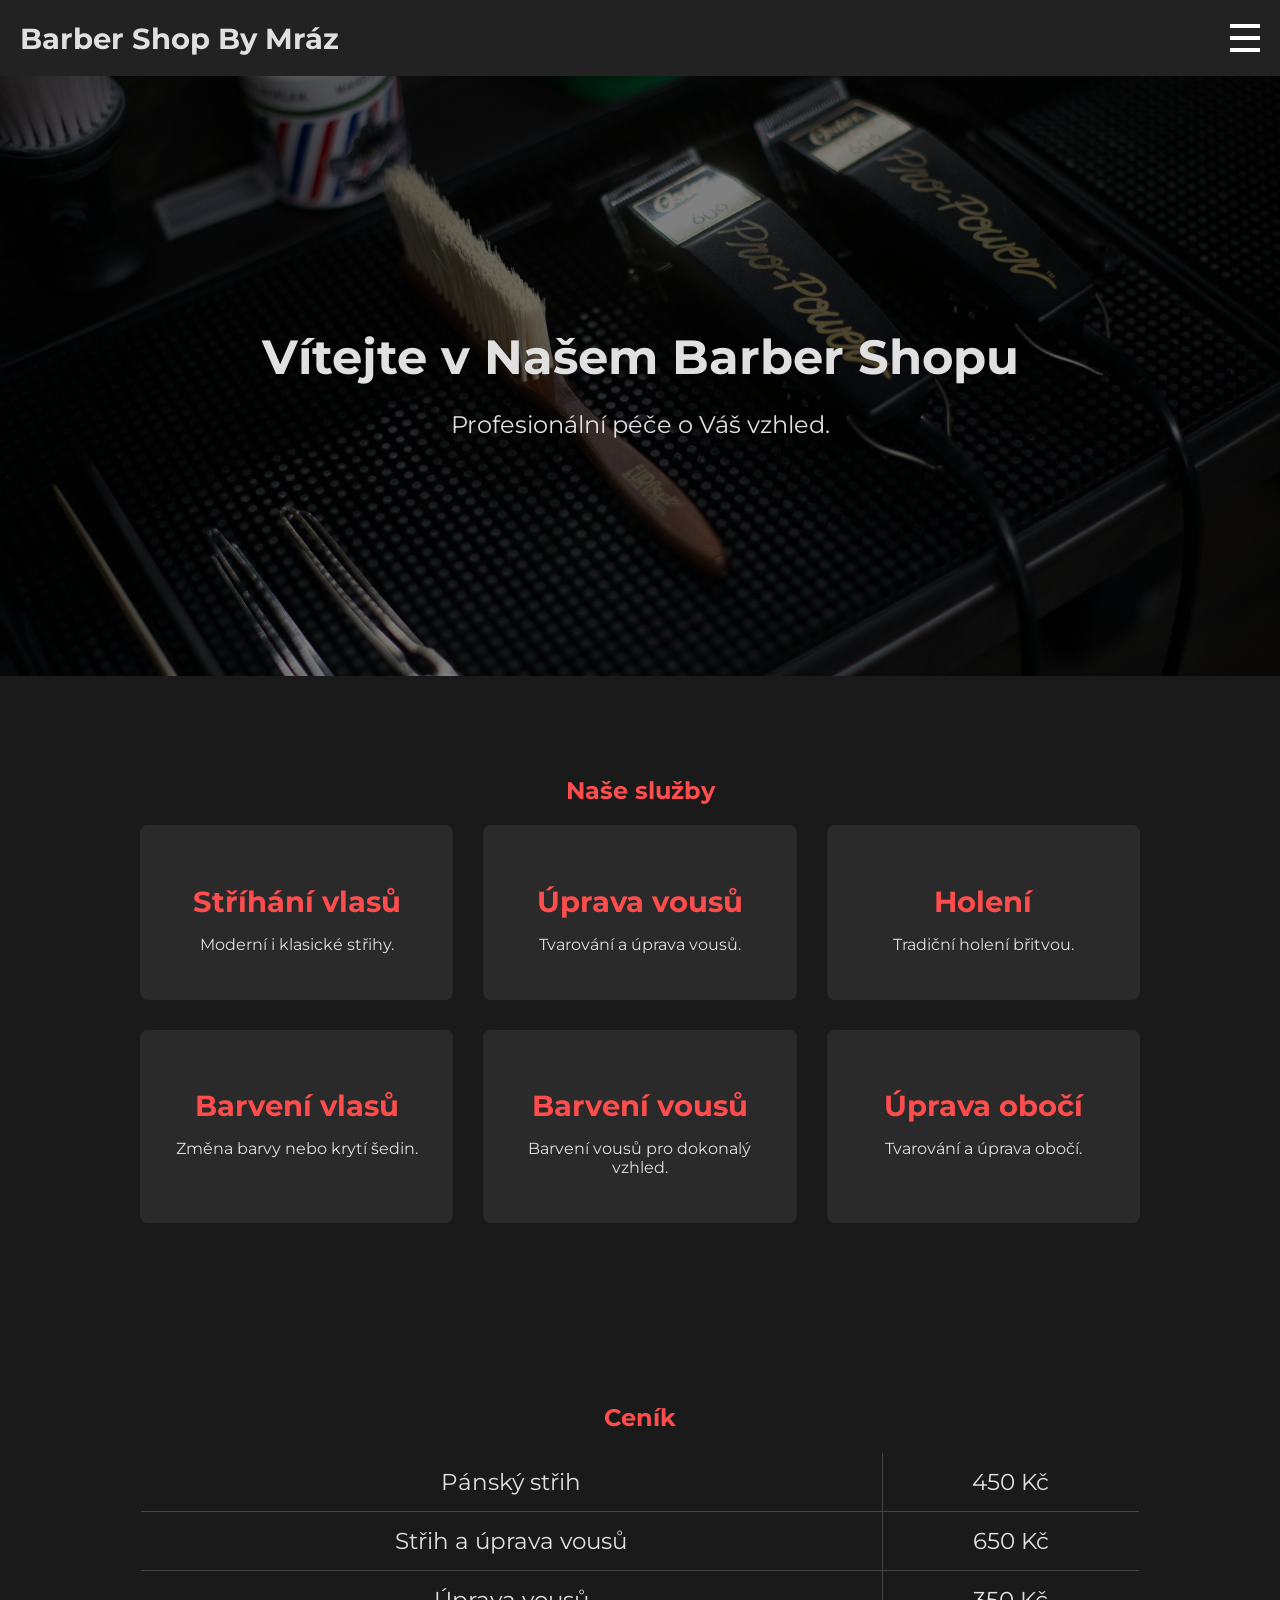
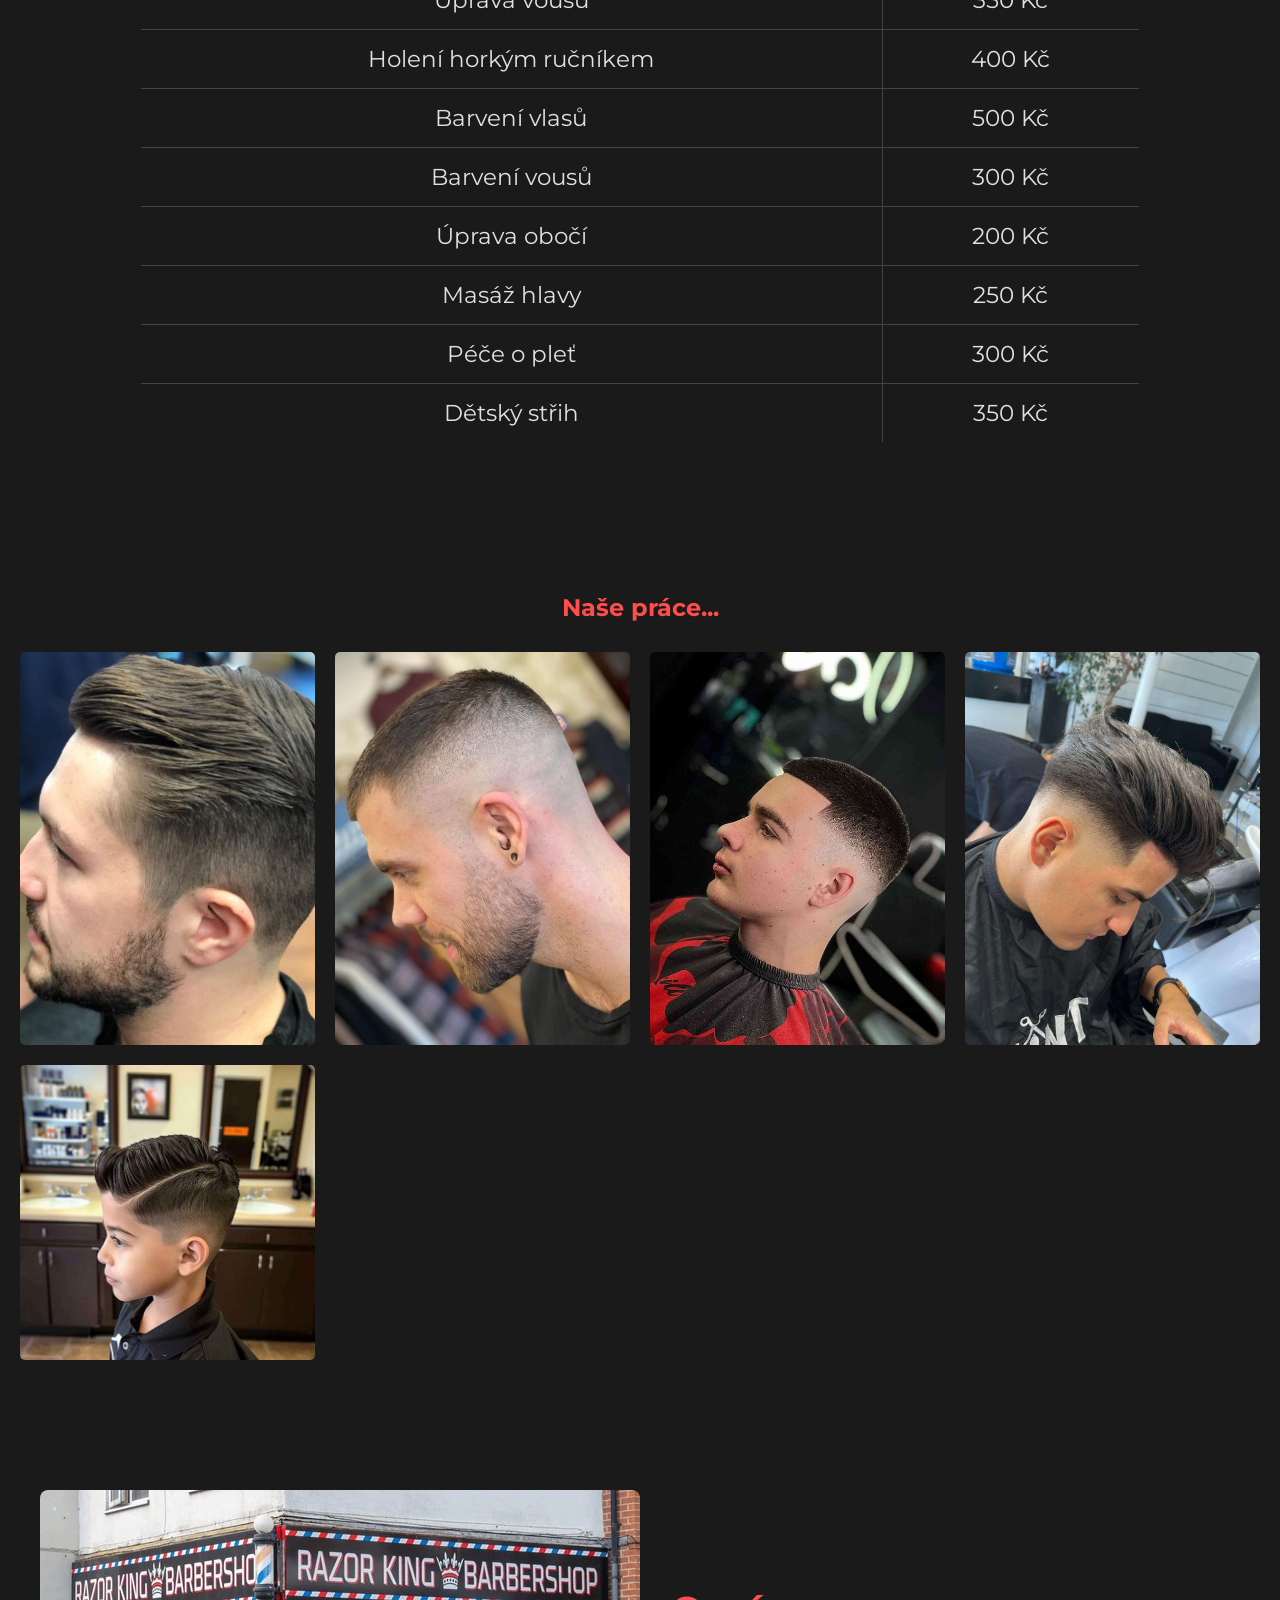
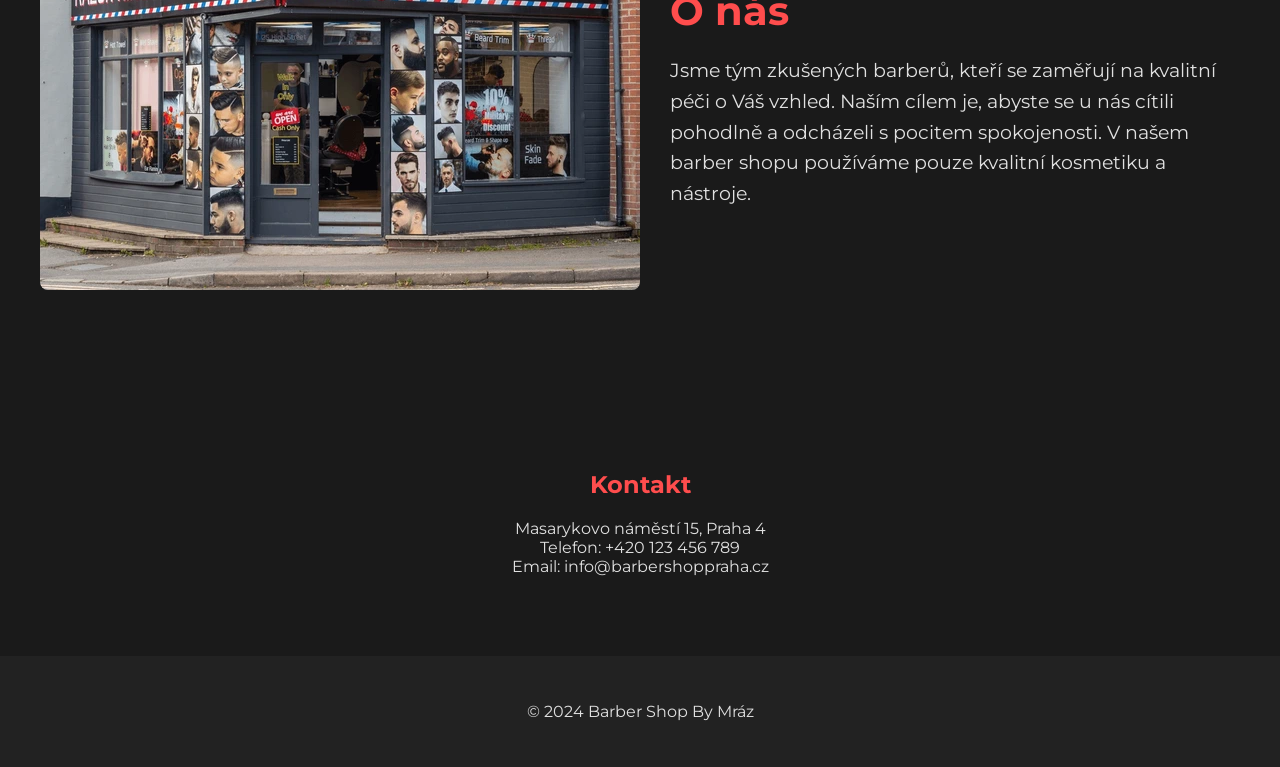
<file: barbershop/barbershop.html>
<!DOCTYPE html>
<html lang="cs">
<head>
    <meta charset="UTF-8">
    <meta name="viewport" content="width=device-width, initial-scale=1.0">
    <title>Barber Shop - Barber Shop By Mráz</title>
    <link rel="stylesheet" href="barbershop.css">
    <script src="barbershop.js" defer></script>
    <link rel="preconnect" href="https://fonts.googleapis.com">
<link rel="preconnect" href="https://fonts.gstatic.com" crossorigin>
<link href="https://fonts.googleapis.com/css2?family=Montserrat:ital,wght@0,100..900;1,100..900&display=swap" rel="stylesheet">
<style>
    * {
        font-family:Montserrat !important;
    }
</style>
</head>
<body>
    <header>
        <div class="logo">Barber Shop By Mráz</div>
        <div class="hamburger">
            <div class="line"></div>
            <div class="line"></div>
            <div class="line"></div>
        </div>
        <nav class="nav-menu">
            <ul>
                <li><a href="#sluzby">Služby</a></li>
                <li><a href="#cenik">Ceník</a></li>
                <li><a href="#o-nas-sekce">O nás</a></li>
                <li><a href="#kontakt">Kontakt</a></li>
            </ul>
        </nav>
    </header>

    <section id="uvod">
        <div class="uvod-obsah">
            <h1>Vítejte v Našem Barber Shopu</h1>
            <p>Profesionální péče o Váš vzhled.</p>
        </div>
    </section>

    <section id="sluzby">
        <h2>Naše služby</h2>
        <div class="sluzby-grid">
            <div class="sluzba">
                <h3>Stříhání vlasů</h3>
                <p>Moderní i klasické střihy.</p>
            </div>
            <div class="sluzba">
                <h3>Úprava vousů</h3>
                <p>Tvarování a úprava vousů.</p>
            </div>
            <div class="sluzba">
                <h3>Holení</h3>
                <p>Tradiční holení břitvou.</p>
            </div>
            <div class="sluzba">
                <h3>Barvení vlasů</h3>
                <p>Změna barvy nebo krytí šedin.</p>
            </div>
            <div class="sluzba">
                <h3>Barvení vousů</h3>
                <p>Barvení vousů pro dokonalý vzhled.</p>
            </div>
            <div class="sluzba">
                <h3>Úprava obočí</h3>
                <p>Tvarování a úprava obočí.</p>
            </div>
        </div>
    </section>

    <section id="cenik">
        <h2>Ceník</h2>
        <table>
            <tr>
                <td>Pánský střih</td>
                <td>450 Kč</td>
            </tr>
            <tr>
                <td>Střih a úprava vousů</td>
                <td>650 Kč</td>
            </tr>
            <tr>
                <td>Úprava vousů</td>
                <td>350 Kč</td>
            </tr>
            <tr>
                <td>Holení horkým ručníkem</td>
                <td>400 Kč</td>
            </tr>
            <tr>
                <td>Barvení vlasů</td>
                <td>500 Kč</td>
            </tr>
            <tr>
                <td>Barvení vousů</td>
                <td>300 Kč</td>
            </tr>
            <tr>
                <td>Úprava obočí</td>
                <td>200 Kč</td>
            </tr>
            <tr>
                <td>Masáž hlavy</td>
                <td>250 Kč</td>
            </tr>
            <tr>
                <td>Péče o pleť</td>
                <td>300 Kč</td>
            </tr>
            <tr>
                <td>Dětský střih</td>
                <td>350 Kč</td>
            </tr>
        </table>
    </section>

    <section id="galerie">
        <h2>Naše práce...</h2>
        <div class="galerie-grid">
            <img src="fotky/showcase6.jpg" alt="Galerie 1">
            <img src="fotky/showcase7.webp" alt="Galerie 2">
            <img src="fotky/showcase8.jpg" alt="Galerie 3">
            <img src="fotky/showcase9.jpg" alt="Galerie 4">
            <img src="fotky/showcase10.jpg" alt="Galerie 5">
        </div>
    </section>

    <section id="o-nas-sekce">
        <img src="fotky/barberout.webp" alt="O nás">
        <div>
            <h2>O nás</h2>
            <p>Jsme tým zkušených barberů, kteří se zaměřují na kvalitní péči o Váš vzhled. Naším cílem je, abyste se u nás cítili pohodlně a odcházeli s pocitem spokojenosti. V našem barber shopu používáme pouze kvalitní kosmetiku a nástroje.</p>
        </div>
    </section>

    <section id="kontakt">
        <h2>Kontakt</h2>
        <p>Masarykovo náměstí 15, Praha 4</p>
        <p>Telefon: +420 123 456 789</p>
        <p>Email: info@barbershoppraha.cz</p>
    </section>

    <footer>
        <p>© 2024 Barber Shop By Mráz</p>
    </footer>
</body>
</html>
</file>
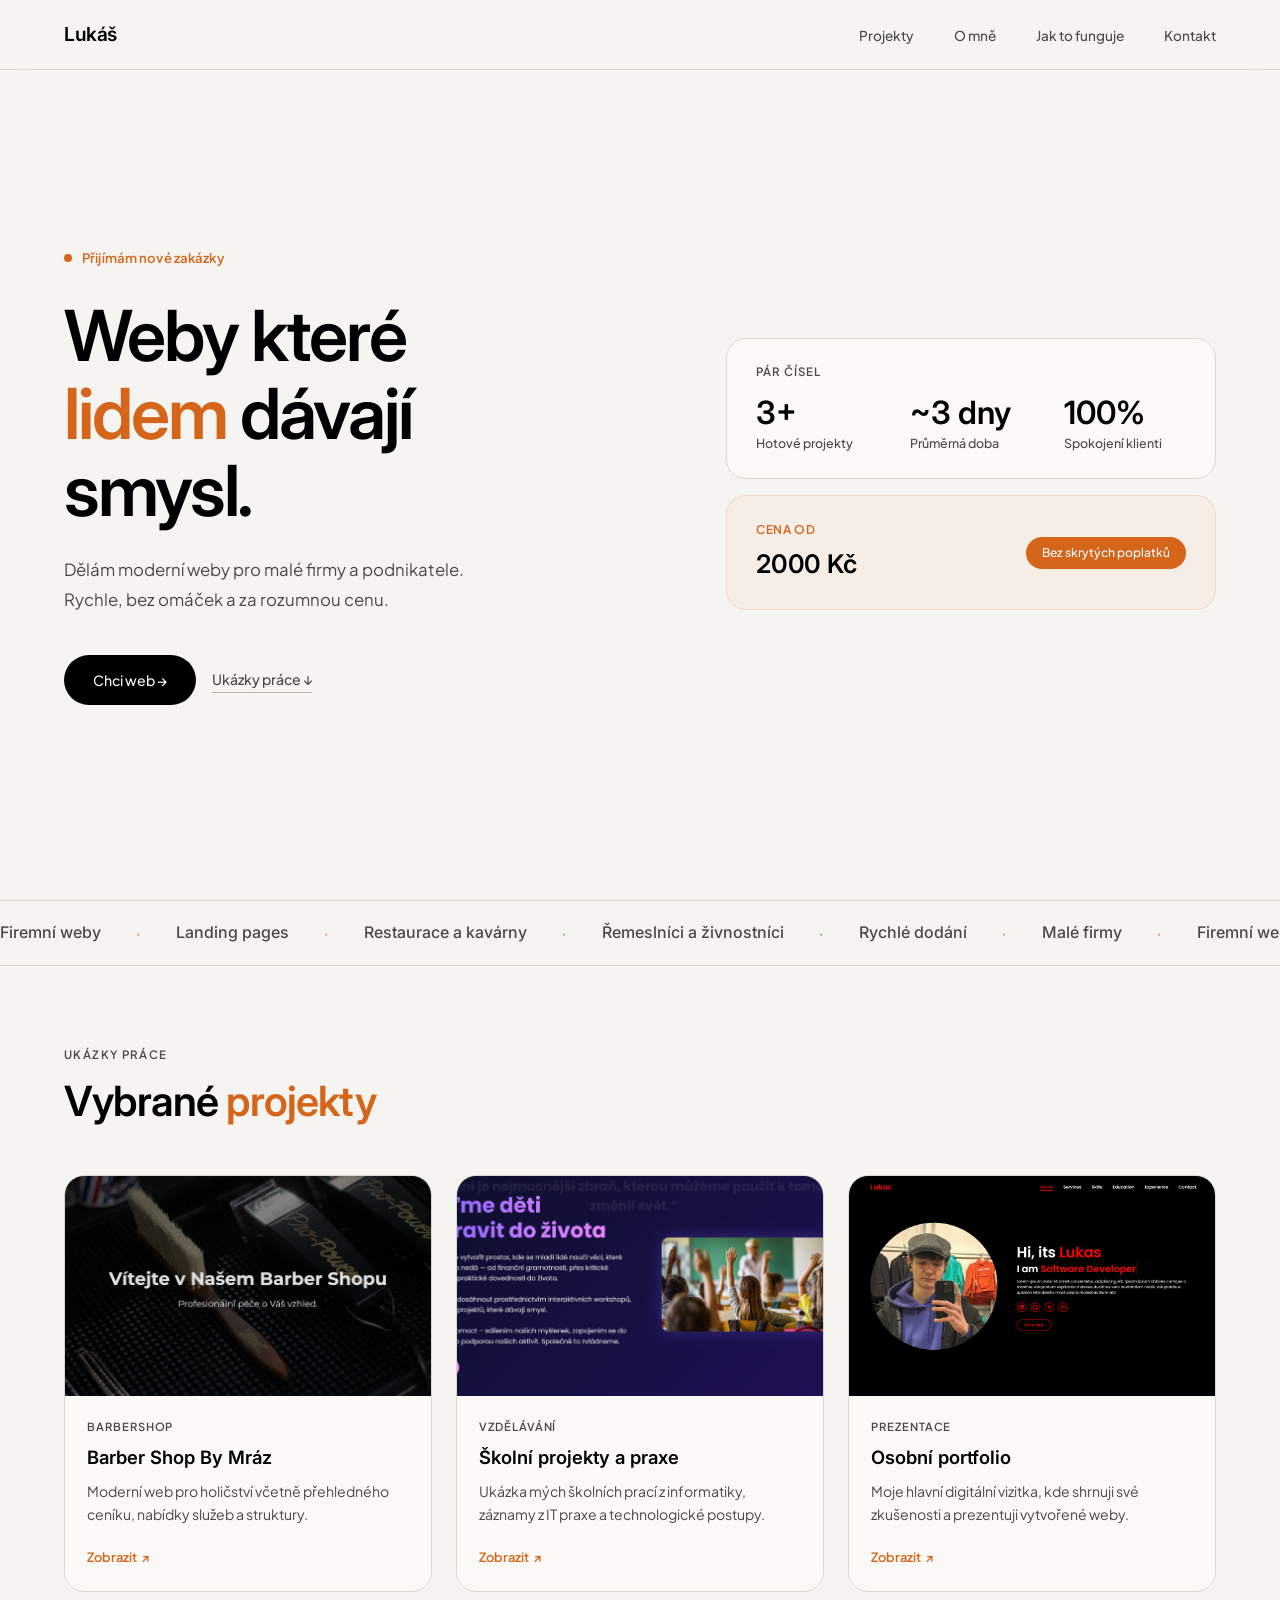
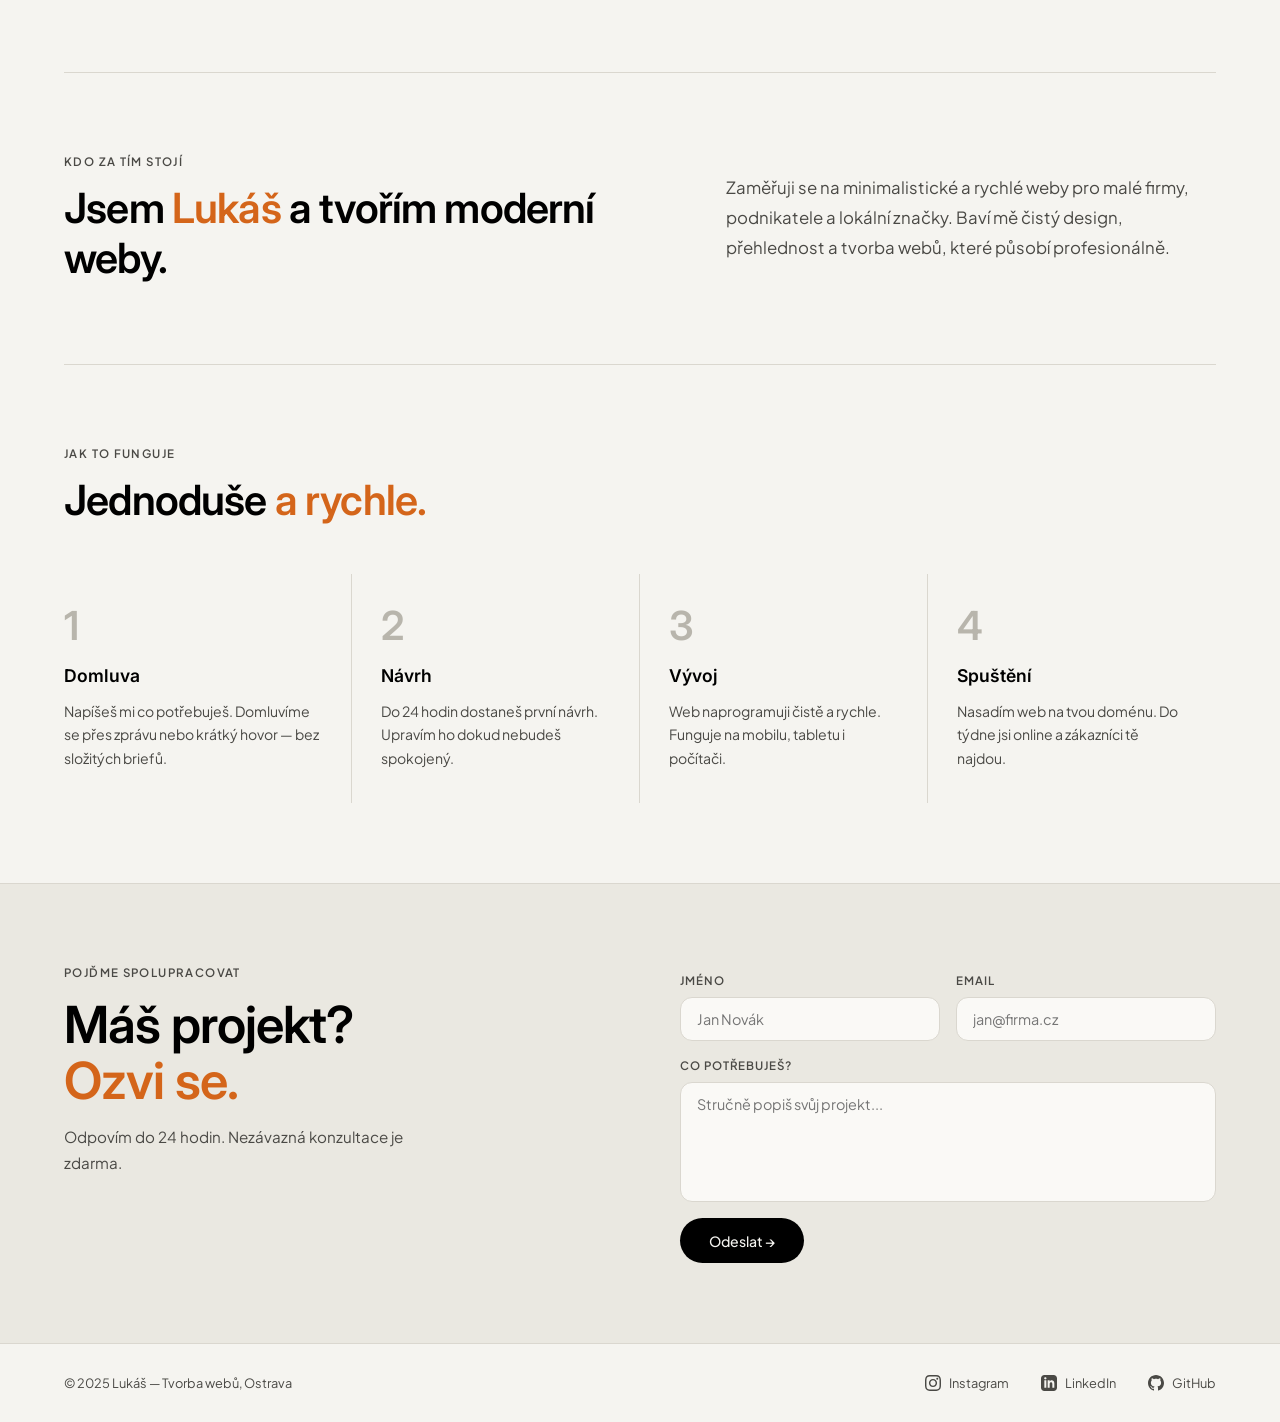
<file: Portfolio org/lukas_portfolio_loght_gemini.html>
<!DOCTYPE html>
<html lang="cs">
<head>
<meta charset="UTF-8">
<meta name="viewport" content="width=device-width, initial-scale=1.0">
<title>Lukáš — Tvorba webů</title>
<link href="https://fonts.googleapis.com/css2?family=Inter:wght@300;400;500;600&family=Plus+Jakarta+Sans:wght@300;400;500;600&display=swap" rel="stylesheet">
<style>
  *, *::before, *::after { margin: 0; padding: 0; box-sizing: border-box; }

  :root {
    --bg: #f5f4f0; 
    --surface: #eae8e1;
    --white: #faf9f6; 
    --accent: #d4651a;
    --accent-light: #f5ede6;
    --text: #000000; 
    --muted: #4a4945; 
    --border: #dad7cf;
    --border-dark: #b8b5ac;
  }

  html { scroll-behavior: smooth; }

  body {
    background: var(--bg);
    color: var(--text);
    font-family: 'Plus Jakarta Sans', sans-serif;
    font-weight: 400;
    line-height: 1.6;
    overflow-x: hidden;
  }

  /* NAV */
  nav {
    position: fixed; top: 0; left: 0; right: 0; z-index: 100;
    display: flex; align-items: center; justify-content: space-between;
    padding: 1.2rem 4rem;
    background: rgba(245,244,240,0.92);
    border-bottom: 1px solid var(--border);
    backdrop-filter: blur(12px);
  }

  .nav-logo {
    font-family: 'Inter', sans-serif;
    font-weight: 600;
    font-size: 1.2rem;
    color: var(--text);
    text-decoration: none;
    letter-spacing: -0.02em;
  }

  .nav-links { display: flex; gap: 2.5rem; list-style: none; }
  .nav-links a {
    font-size: 0.85rem;
    color: var(--muted);
    text-decoration: none;
    font-weight: 500;
    transition: color 0.2s;
  }
  .nav-links a:hover { color: var(--text); }

  /* HERO */
  .hero {
    min-height: 100vh;
    display: grid;
    grid-template-columns: 1.1fr 0.9fr;
    align-items: center;
    padding: 7rem 4rem 4rem;
    gap: 4rem;
  }

  .hero-eyebrow {
    display: inline-flex; align-items: center; gap: 10px;
    font-size: 0.82rem;
    color: var(--accent);
    font-weight: 600;
    margin-bottom: 1.8rem;
    letter-spacing: 0.01em;
  }

  .dot {
    width: 8px; height: 8px;
    background: var(--accent);
    border-radius: 50%;
    animation: breathe 2.5s ease-in-out infinite;
  }

  @keyframes breathe {
    0%, 100% { opacity: 1; }
    50% { opacity: 0.3; }
  }

  .hero-title {
    font-family: 'Inter', sans-serif;
    font-weight: 600;
    font-size: clamp(3rem, 5.5vw, 4.8rem);
    line-height: 1.1;
    letter-spacing: -0.03em;
    margin-bottom: 1.6rem;
    color: var(--text);
  }

  .hero-title em {
    font-style: normal;
    color: var(--accent);
  }

  .hero-sub {
    font-size: 1.05rem;
    color: var(--muted);
    max-width: 420px;
    line-height: 1.8;
    margin-bottom: 2.5rem;
    font-weight: 400;
  }

  .hero-cta {
    display: flex; gap: 1rem; align-items: center;
  }

  .btn-primary {
    display: inline-flex; align-items: center; gap: 8px;
    padding: 0.85rem 1.8rem;
    background: var(--text);
    color: var(--bg);
    font-family: 'Plus Jakarta Sans', sans-serif;
    font-weight: 500;
    font-size: 0.88rem;
    border-radius: 100px;
    text-decoration: none;
    transition: background 0.2s, transform 0.2s;
    border: none; cursor: pointer;
  }

  .btn-primary:hover { background: #2d2c29; transform: translateY(-1px); }

  .btn-ghost {
    display: inline-flex; align-items: center; gap: 6px;
    font-size: 0.88rem;
    color: var(--muted);
    text-decoration: none;
    font-weight: 500;
    border-bottom: 1px solid var(--border-dark);
    padding-bottom: 1px;
    transition: color 0.2s, border-color 0.2s;
  }

  .btn-ghost:hover { color: var(--text); border-color: var(--text); }

  /* HERO RIGHT */
  .hero-right {
    display: flex;
    flex-direction: column;
    gap: 1rem;
  }

  .info-card {
    background: var(--white);
    border: 1px solid var(--border);
    border-radius: 20px;
    padding: 1.5rem 1.8rem;
  }

  .info-card-header {
    font-size: 0.72rem;
    letter-spacing: 0.08em;
    text-transform: uppercase;
    color: var(--muted);
    margin-bottom: 1rem;
    font-weight: 600;
  }

  .stat-row {
    display: flex;
    gap: 2rem;
  }

  .stat-item { flex: 1; }

  .stat-num {
    font-family: 'Inter', sans-serif;
    font-weight: 600;
    font-size: 2rem;
    line-height: 1;
    color: var(--text);
    margin-bottom: 0.3rem;
  }

  .stat-label {
    font-size: 0.78rem;
    color: var(--muted);
    font-weight: 500;
  }

  .price-card {
    background: var(--accent-light);
    border: 1px solid rgba(212,101,26,0.15);
    border-radius: 20px;
    padding: 1.5rem 1.8rem;
    display: flex;
    align-items: center;
    justify-content: space-between;
    gap: 1rem;
  }

  .price-left p:first-child {
    font-size: 0.75rem;
    color: var(--accent);
    font-weight: 600;
    margin-bottom: 0.3rem;
    letter-spacing: 0.05em;
    text-transform: uppercase;
  }

  .price-left p:last-child {
    font-family: 'Inter', sans-serif;
    font-size: 1.6rem;
    font-weight: 600;
    color: var(--text);
    letter-spacing: -0.01em;
  }

  .price-badge {
    background: var(--accent);
    color: white;
    font-size: 0.75rem;
    font-weight: 500;
    padding: 0.4rem 1rem;
    border-radius: 100px;
    white-space: nowrap;
  }

  /* DIVIDER */
  .divider { height: 1px; background: var(--border); margin: 0 4rem; }

  /* SECTION */
  section { padding: 5rem 4rem; }

  .section-label {
    font-size: 0.72rem;
    letter-spacing: 0.12em;
    text-transform: uppercase;
    color: var(--muted);
    margin-bottom: 0.8rem;
    font-weight: 600;
  }

  .section-title {
    font-family: 'Inter', sans-serif;
    font-weight: 600;
    font-size: clamp(2rem, 3.5vw, 2.6rem);
    letter-spacing: -0.02em;
    line-height: 1.2;
    margin-bottom: 3rem;
    color: var(--text);
  }

  .section-title em { font-style: normal; color: var(--accent); }

  /* PROJECTS */
  .projects-grid {
    display: grid;
    grid-template-columns: repeat(3, 1fr);
    gap: 1.5rem;
  }

  .project-card {
    background: var(--white);
    border: 1px solid var(--border);
    border-radius: 20px;
    overflow: hidden;
    transition: transform 0.3s, box-shadow 0.3s;
    cursor: pointer;
    position: relative;
  }

  .project-card:hover {
    transform: translateY(-5px);
    box-shadow: 0 20px 60px rgba(0,0,0,0.05);
  }

  .project-link::after {
    content: "";
    position: absolute;
    top: 0;
    left: 0;
    width: 100%;
    height: 100%;
  }

  .project-thumb {
    height: 220px; 
    background: var(--surface);
    overflow: hidden; 
  }

  .project-thumb img {
    width: 100%;
    height: 100%;
    object-fit: cover; 
    object-position: top; 
    transition: transform 0.5s ease;
  }

  .project-card:hover .project-thumb img {
    transform: scale(1.05);
  }

  .project-body { padding: 1.4rem; }

  .project-type {
    font-size: 0.7rem;
    letter-spacing: 0.08em;
    text-transform: uppercase;
    color: var(--muted);
    margin-bottom: 0.4rem;
    font-weight: 600;
  }

  .project-name {
    font-family: 'Inter', sans-serif;
    font-weight: 600;
    font-size: 1.15rem;
    margin-bottom: 0.5rem;
    color: var(--text);
  }

  .project-desc {
    font-size: 0.88rem;
    color: var(--muted);
    line-height: 1.65;
    margin-bottom: 1rem;
  }

  .project-link {
    font-size: 0.8rem;
    color: var(--accent);
    text-decoration: none;
    font-weight: 600;
    display: inline-flex; align-items: center; gap: 4px;
  }

  .arrow { display: inline-block; transition: transform 0.2s; }
  .project-card:hover .arrow { transform: translate(3px, -3px); }

  /* ABOUT / O MNĚ */
  .about-inner {
    display: grid;
    grid-template-columns: 1.1fr 0.9fr;
    gap: 4rem;
    align-items: center;
  }

  .about-left .section-title {
    margin-bottom: 0; /* Zruší velkou mezeru pod nadpisem */
  }

  .about-text {
    font-size: 1.05rem;
    color: var(--muted);
    line-height: 1.8;
  }

  /* PROCESS */
  .process-grid {
    display: grid;
    grid-template-columns: repeat(4, 1fr);
    gap: 0;
  }

  .process-item {
    padding: 2rem 1.8rem 2rem 0;
    border-right: 1px solid var(--border);
    padding-right: 1.8rem;
    padding-left: 1.8rem;
  }

  .process-item:first-child { padding-left: 0; }
  .process-item:last-child { border-right: none; }

  .process-num {
    font-family: 'Inter', sans-serif;
    font-size: 2.5rem;
    font-weight: 600;
    color: var(--border-dark);
    line-height: 1;
    margin-bottom: 1rem;
  }

  .process-name {
    font-family: 'Inter', sans-serif;
    font-weight: 600;
    font-size: 1.1rem;
    margin-bottom: 0.6rem;
    color: var(--text);
  }

  .process-desc {
    font-size: 0.88rem;
    color: var(--muted);
    line-height: 1.7;
  }

  /* CONTACT */
  .contact-bg {
    background: var(--surface);
    border-top: 1px solid var(--border);
  }

  .contact-inner {
    display: grid;
    grid-template-columns: 1fr 1fr;
    gap: 5rem;
    align-items: start;
  }

  .contact-title {
    font-family: 'Inter', sans-serif;
    font-weight: 600;
    font-size: clamp(2.2rem, 4vw, 3.5rem);
    letter-spacing: -0.02em;
    line-height: 1.1;
    margin-bottom: 1rem;
  }

  .contact-title em { font-style: normal; color: var(--accent); }

  .contact-sub {
    font-size: 0.95rem;
    color: var(--muted);
    line-height: 1.7;
    max-width: 340px;
  }

  .contact-form { display: flex; flex-direction: column; gap: 1rem; padding-top: 0.5rem; }

  .form-row { display: grid; grid-template-columns: 1fr 1fr; gap: 1rem; }

  .form-group { display: flex; flex-direction: column; gap: 0.4rem; }

  .form-group label {
    font-size: 0.72rem;
    letter-spacing: 0.08em;
    text-transform: uppercase;
    color: var(--muted);
    font-weight: 600;
  }

  .form-group input, .form-group textarea {
    background: var(--white);
    border: 1px solid var(--border);
    border-radius: 12px;
    padding: 0.75rem 1rem;
    color: var(--text);
    font-family: 'Plus Jakarta Sans', sans-serif;
    font-size: 0.9rem;
    font-weight: 400;
    outline: none;
    transition: border-color 0.2s;
    resize: none;
    -webkit-appearance: none;
  }

  .form-group input:focus, .form-group textarea:focus {
    border-color: var(--accent);
  }

  .form-group textarea { height: 120px; }

  /* FOOTER */
  footer {
    padding: 1.8rem 4rem;
    display: flex;
    align-items: center;
    justify-content: space-between;
    border-top: 1px solid var(--border);
  }

  .footer-copy { font-size: 0.8rem; color: var(--muted); }

  .footer-links { display: flex; gap: 2rem; }
  .footer-links a {
    display: inline-flex;
    align-items: center;
    gap: 8px; 
    font-size: 0.8rem;
    color: var(--muted);
    text-decoration: none;
    transition: color 0.2s;
  }
  .footer-links a:hover { color: var(--text); }
  
  .footer-icon {
    width: 16px;
    height: 16px;
    fill: currentColor;
  }

/* MARQUEE */
  .marquee-wrap {
    overflow: hidden;
    padding: 1.2rem 0;
    border-top: 1px solid var(--border);
    border-bottom: 1px solid var(--border);
    display: flex;
  }

  .marquee-track {
    display: flex;
  }

  .marquee-group {
    display: flex;
    align-items: center;
    gap: 2rem;
    padding-right: 2rem;
    flex-shrink: 0; /* ZABRÁNÍ SMRSKNUTÍ A PŘEKRÝVÁNÍ TEXTU */
    animation: marquee 60s linear infinite;
  }

  .marquee-item {
    font-family: 'Inter', sans-serif;
    font-size: 1rem;
    font-weight: 500;
    color: var(--muted);
    white-space: nowrap; /* Zaručí, že text vždy zůstane na jednom řádku */
  }

  .marquee-sep { color: var(--accent); }

  @keyframes marquee {
    0% { transform: translateX(0); }
    100% { transform: translateX(-100%); }
  }

  /* FADE IN */
  @keyframes fadeUp {
    from { opacity: 0; transform: translateY(24px); }
    to { opacity: 1; transform: translateY(0); }
  }

  .hero-eyebrow { animation: fadeUp 0.7s ease both 0.1s; }
  .hero-title { animation: fadeUp 0.7s ease both 0.2s; }
  .hero-sub { animation: fadeUp 0.7s ease both 0.3s; }
  .hero-cta { animation: fadeUp 0.7s ease both 0.4s; }
  .hero-right { animation: fadeUp 0.7s ease both 0.5s; }

/* RESPONZIVITA PRO MOBILY A TABLETY */
  @media (max-width: 968px) {
    /* Zarovnání hlavní sekce na střed */
    .hero, .contact-inner, .about-inner { 
      grid-template-columns: 1fr; 
      gap: 3rem; 
      text-align: center; 
    }
    
    /* Vycentrování textu pod nadpisem */
    .hero-sub {
      margin-left: auto;
      margin-right: auto;
    }
    
    /* Vycentrování tlačítek a pravého sloupce */
    .hero-cta { justify-content: center; }
    .hero-right { align-items: center; }
    
    /* Ochrana proti zbytečnému roztahování karet na tabletu */
    .info-card, .price-card {
      width: 100%;
      max-width: 400px;
    }

    /* Úprava menu - logo nahoře, odkazy pod ním na střed */
    nav { 
      flex-direction: column;
      gap: 1rem;
      padding: 1.2rem 1.5rem; 
    }
    .nav-links { 
      gap: 1.2rem; 
      flex-wrap: wrap;
      justify-content: center;
    }
    
    /* Větší odsazení nahoře, aby menu nepřekrývalo nadpis */
    .hero { padding-top: 10rem; }
    
    section, footer { padding-left: 2rem; padding-right: 2rem; }
    .projects-grid, .process-grid { grid-template-columns: repeat(2, 1fr); }
    .process-item { border-right: none; padding: 1.5rem 0; text-align: center; }
    
    /* Tlačítko u kontaktu a patička na střed */
    .contact-form button { align-self: center !important; }
    footer { flex-direction: column; gap: 1.5rem; text-align: center; }
    .footer-links { justify-content: center; }
  }

  @media (max-width: 576px) {
    .projects-grid, .process-grid, .form-row { grid-template-columns: 1fr; }
    /* Čísla a ceny se na úplně malém mobilu poskládají pod sebe */
    .stat-row { flex-direction: column; gap: 1.5rem; }
    .price-card { flex-direction: column; text-align: center; gap: 1.2rem; }
  }

</style>
</head>
<body>

<nav>
  <a href="#" class="nav-logo">Lukáš</a>
  <ul class="nav-links">
    <li><a href="#projekty">Projekty</a></li>
    <li><a href="#o-mne">O mně</a></li>
    <li><a href="#proces">Jak to funguje</a></li>
    <li><a href="#kontakt">Kontakt</a></li>
  </ul>
</nav>

<section class="hero">
  <div>
    <div class="hero-eyebrow"><div class="dot"></div> Přijímám nové zakázky</div>
    <h1 class="hero-title">
      Weby které<br>
      <em>lidem</em> dávají<br>
      smysl.
    </h1>
    <p class="hero-sub">Dělám moderní weby pro malé firmy a podnikatele. Rychle, bez omáček a za rozumnou cenu.</p>
    <div class="hero-cta">
      <a href="#kontakt" class="btn-primary">Chci web →</a>
      <a href="#projekty" class="btn-ghost">Ukázky práce ↓</a>
    </div>
  </div>

  <div class="hero-right">
    <div class="info-card">
      <p class="info-card-header">Pár čísel</p>
      <div class="stat-row">
        <div class="stat-item">
          <div class="stat-num">3+</div>
          <div class="stat-label">Hotové projekty</div>
        </div>
        <div class="stat-item">
          <div class="stat-num">~3 dny</div>
          <div class="stat-label">Průměrná doba</div>
        </div>
        <div class="stat-item">
          <div class="stat-num">100%</div>
          <div class="stat-label">Spokojení klienti</div>
        </div>
      </div>
    </div>

    <div class="price-card">
      <div class="price-left">
        <p>Cena od</p>
        <p>2000 Kč</p>
      </div>
      <span class="price-badge">Bez skrytých poplatků</span>
    </div>
  </div>
</section>

<div class="marquee-wrap">
  <div class="marquee-track">
    <div class="marquee-group">
      <span class="marquee-item">Firemní weby</span><span class="marquee-sep"> &nbsp;·&nbsp; </span>
      <span class="marquee-item">Landing pages</span><span class="marquee-sep"> &nbsp;·&nbsp; </span>
      <span class="marquee-item">Restaurace a kavárny</span><span class="marquee-sep"> &nbsp;·&nbsp; </span>
      <span class="marquee-item">Řemeslníci a živnostníci</span><span class="marquee-sep"> &nbsp;·&nbsp; </span>
      <span class="marquee-item">Rychlé dodání</span><span class="marquee-sep"> &nbsp;·&nbsp; </span>
      <span class="marquee-item">Malé firmy</span><span class="marquee-sep"> &nbsp;·&nbsp; </span>
      <span class="marquee-item">Firemní weby</span><span class="marquee-sep"> &nbsp;·&nbsp; </span>
      <span class="marquee-item">Moderní UI/UX</span><span class="marquee-sep"> &nbsp;·&nbsp; </span>
      <span class="marquee-item">Redesign webu</span><span class="marquee-sep"> &nbsp;·&nbsp; </span>
      <span class="marquee-item">Responzivní design</span><span class="marquee-sep"> &nbsp;·&nbsp; </span>
      <span class="marquee-item">Weby na míru</span><span class="marquee-sep"> &nbsp;·&nbsp; </span>
    </div>
    <div class="marquee-group" aria-hidden="true">
      <span class="marquee-item">Firemní weby</span><span class="marquee-sep"> &nbsp;·&nbsp; </span>
      <span class="marquee-item">Landing pages</span><span class="marquee-sep"> &nbsp;·&nbsp; </span>
      <span class="marquee-item">Restaurace a kavárny</span><span class="marquee-sep"> &nbsp;·&nbsp; </span>
      <span class="marquee-item">Řemeslníci a živnostníci</span><span class="marquee-sep"> &nbsp;·&nbsp; </span>
      <span class="marquee-item">Rychlé dodání</span><span class="marquee-sep"> &nbsp;·&nbsp; </span>
      <span class="marquee-item">Malé firmy</span><span class="marquee-sep"> &nbsp;·&nbsp; </span>
      <span class="marquee-item">Firemní weby</span><span class="marquee-sep"> &nbsp;·&nbsp; </span>
      <span class="marquee-item">Moderní UI/UX</span><span class="marquee-sep"> &nbsp;·&nbsp; </span>
      <span class="marquee-item">Redesign webu</span><span class="marquee-sep"> &nbsp;·&nbsp; </span>
      <span class="marquee-item">Responzivní design</span><span class="marquee-sep"> &nbsp;·&nbsp; </span>
      <span class="marquee-item">Weby na míru</span><span class="marquee-sep"> &nbsp;·&nbsp; </span>
    </div>
  </div>
</div>

<section id="projekty">
  <p class="section-label">Ukázky práce</p>
  <h2 class="section-title">Vybrané <em>projekty</em></h2>

  <div class="projects-grid">
    <div class="project-card">
      <div class="project-thumb">
        <img src="brbr3.png" alt="Náhled webu Barbershop">
      </div>
      <div class="project-body">
        <p class="project-type">Barbershop</p>
        <h3 class="project-name">Barber Shop By Mráz</h3>
        <p class="project-desc">Moderní web pro holičství včetně přehledného ceníku, nabídky služeb a struktury.</p>
        <a href="../barbershop/barbershop.html" target="_blank" class="project-link">Zobrazit <span class="arrow">↗</span></a>
      </div>
    </div>

    <div class="project-card">
      <div class="project-thumb">
        <img src="skola2.png" alt="Náhled školního webu">
      </div>
      <div class="project-body">
        <p class="project-type">Vzdělávání</p>
        <h3 class="project-name">Školní projekty a praxe</h3>
        <p class="project-desc">Ukázka mých školních prací z informatiky, záznamy z IT praxe a technologické postupy.</p>
        <a href="../škola/škola/index.html" target="_blank" class="project-link">Zobrazit <span class="arrow">↗</span></a>
      </div>
    </div>

    <div class="project-card">
      <div class="project-thumb">
        <img src="portfo.png" alt="Náhled portfolia">
      </div>
      <div class="project-body">
        <p class="project-type">Prezentace</p>
        <h3 class="project-name">Osobní portfolio</h3>
        <p class="project-desc">Moje hlavní digitální vizitka, kde shrnuji své zkušenosti a prezentuji vytvořené weby.</p>
        <a href="../portfolio/portfolio.html" target="_blank" class="project-link">Zobrazit <span class="arrow">↗</span></a>
      </div>
    </div>
  </div>
</section>

<div class="divider"></div>

<section id="o-mne">
  <div class="about-inner">
    <div class="about-left">
      <p class="section-label">Kdo za tím stojí</p>
      <h2 class="section-title">Jsem <em>Lukáš</em> a tvořím moderní weby.</h2>
    </div>
    <div class="about-right">
      <div class="about-text">
        <p>Zaměřuji se na minimalistické a rychlé weby pro malé firmy, podnikatele a lokální značky. Baví mě čistý design, přehlednost a tvorba webů, které působí profesionálně.</p>
      </div>
    </div>
  </div>
</section>

<div class="divider"></div>

<section id="proces">
  <p class="section-label">Jak to funguje</p>
  <h2 class="section-title">Jednoduše <em>a rychle.</em></h2>

  <div class="process-grid">
    <div class="process-item">
      <div class="process-num">1</div>
      <h3 class="process-name">Domluva</h3>
      <p class="process-desc">Napíšeš mi co potřebuješ. Domluvíme se přes zprávu nebo krátký hovor — bez složitých briefů.</p>
    </div>
    <div class="process-item">
      <div class="process-num">2</div>
      <h3 class="process-name">Návrh</h3>
      <p class="process-desc">Do 24 hodin dostaneš první návrh. Upravím ho dokud nebudeš spokojený.</p>
    </div>
    <div class="process-item">
      <div class="process-num">3</div>
      <h3 class="process-name">Vývoj</h3>
      <p class="process-desc">Web naprogramuji čistě a rychle. Funguje na mobilu, tabletu i počítači.</p>
    </div>
    <div class="process-item">
      <div class="process-num">4</div>
      <h3 class="process-name">Spuštění</h3>
      <p class="process-desc">Nasadím web na tvou doménu. Do týdne jsi online a zákazníci tě najdou.</p>
    </div>
  </div>
</section>

<section id="kontakt" class="contact-bg">
  <div class="contact-inner">
    <div>
      <p class="section-label">Pojďme spolupracovat</p>
      <h2 class="contact-title">Máš projekt?<br><em>Ozvi se.</em></h2>
      <p class="contact-sub" style="margin-top: 1rem;">Odpovím do 24 hodin. Nezávazná konzultace je zdarma.</p>
    </div>
<form action="https://formspree.io/f/xvzydgen" method="POST" class="contact-form">
      <div class="form-row">
        <div class="form-group">
          <label>Jméno</label>
          <input type="text" name="name" placeholder="Jan Novák" required>
        </div>
        <div class="form-group">
          <label>Email</label>
          <input type="email" name="email" placeholder="jan@firma.cz" required>
        </div>
      </div>
      <div class="form-group">
        <label>Co potřebuješ?</label>
        <textarea name="message" placeholder="Stručně popiš svůj projekt..." required></textarea>
      </div>
      <button type="submit" class="btn-primary" style="align-self: flex-start;">Odeslat →</button>
    </form>
  </div>
</section>

<footer>
  <p class="footer-copy">© 2025 Lukáš — Tvorba webů, Ostrava</p>
  <div class="footer-links">
    <a href="#">
      <svg class="footer-icon" viewBox="0 0 24 24"><path d="M12 2.163c3.204 0 3.584.012 4.85.07 3.252.148 4.771 1.691 4.919 4.919.058 1.265.069 1.645.069 4.849 0 3.205-.012 3.584-.069 4.849-.149 3.225-1.664 4.771-4.919 4.919-1.266.058-1.644.07-4.85.07-3.204 0-3.584-.012-4.849-.07-3.26-.149-4.771-1.699-4.919-4.92-.058-1.265-.07-1.644-.07-4.849 0-3.204.013-3.583.07-4.849.149-3.227 1.664-4.771 4.919-4.919 1.266-.057 1.645-.069 4.849-.069zm0-2.163c-3.259 0-3.667.014-4.947.072-4.358.2-6.78 2.618-6.98 6.98-.059 1.281-.073 1.689-.073 4.948 0 3.259.014 3.668.072 4.948.2 4.358 2.618 6.78 6.98 6.98 1.281.058 1.689.072 4.948.072 3.259 0 3.668-.014 4.948-.072 4.354-.2 6.782-2.618 6.979-6.98.059-1.28.073-1.689.073-4.948 0-3.259-.014-3.667-.072-4.947-.196-4.354-2.617-6.78-6.979-6.98-1.281-.059-1.69-.073-4.949-.073zm0 5.838c-3.403 0-6.162 2.759-6.162 6.162s2.759 6.163 6.162 6.163 6.162-2.759 6.162-6.163c0-3.403-2.759-6.162-6.162-6.162zm0 10.162c-2.209 0-4-1.79-4-4 0-2.209 1.791-4 4-4s4 1.791 4 4c0 2.21-1.791 4-4 4zm6.406-11.845c-.796 0-1.441.645-1.441 1.44s.645 1.44 1.441 1.44c.795 0 1.439-.645 1.439-1.44s-.644-1.44-1.439-1.44z"/></svg>
      Instagram
    </a>
    <a href="#">
      <svg class="footer-icon" viewBox="0 0 24 24"><path d="M19 0h-14c-2.761 0-5 2.239-5 5v14c0 2.761 2.239 5 5 5h14c2.762 0 5-2.239 5-5v-14c0-2.761-2.238-5-5-5zm-11 19h-3v-11h3v11zm-1.5-12.268c-.966 0-1.75-.79-1.75-1.764s.784-1.764 1.75-1.764 1.75.79 1.75 1.764-.783 1.764-1.75 1.764zm13.5 12.268h-3v-5.604c0-3.368-4-3.113-4 0v5.604h-3v-11h3v1.765c1.396-2.586 7-2.777 7 2.476v6.759z"/></svg>
      LinkedIn
    </a>
    <a href="#">
      <svg class="footer-icon" viewBox="0 0 24 24"><path d="M12 0c-6.626 0-12 5.373-12 12 0 5.302 3.438 9.8 8.207 11.387.599.111.793-.261.793-.577v-2.234c-3.338.726-4.033-1.416-4.033-1.416-.546-1.387-1.333-1.756-1.333-1.756-1.089-.745.083-.729.083-.729 1.205.084 1.839 1.237 1.839 1.237 1.07 1.834 2.807 1.304 3.492.997.107-.775.418-1.305.762-1.604-2.665-.305-5.467-1.334-5.467-5.931 0-1.311.469-2.381 1.236-3.221-.124-.303-.535-1.524.117-3.176 0 0 1.008-.322 3.301 1.23.957-.266 1.983-.399 3.003-.404 1.02.005 2.047.138 3.006.404 2.291-1.552 3.297-1.23 3.297-1.23.653 1.653.242 2.874.118 3.176.77.84 1.235 1.911 1.235 3.221 0 4.609-2.807 5.624-5.479 5.921.43.372.823 1.102.823 2.222v3.293c0 .319.192.694.801.576 4.765-1.589 8.199-6.086 8.199-11.386 0-6.627-5.373-12-12-12z"/></svg>
      GitHub
    </a>
  </div>
</footer>

</body>
</html>
</file>
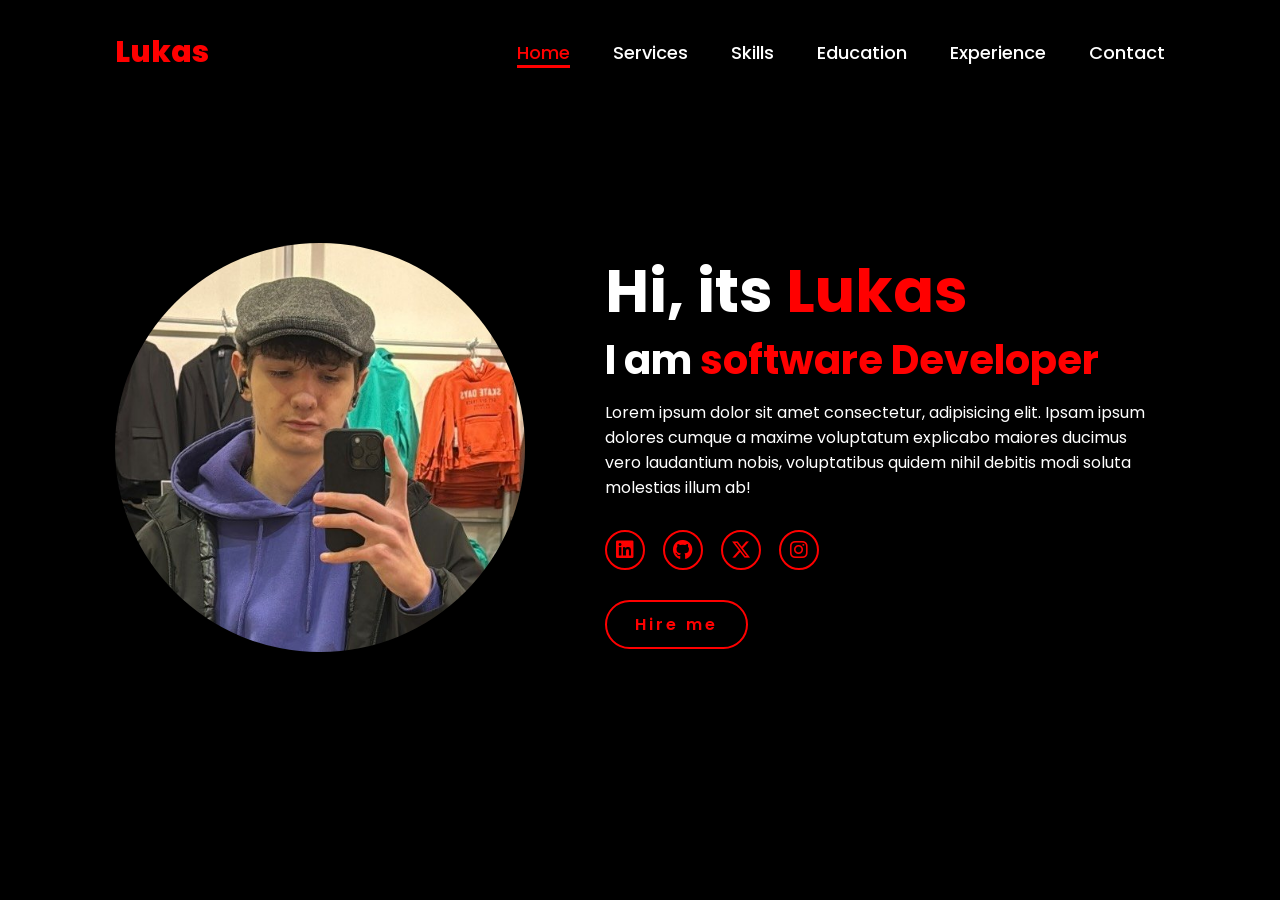
<file: portfolio/portfolio.html>
<!DOCTYPE html>
<html lang="en">
<head>
    <meta charset="UTF-8">
    <meta name="viewport" content="width=device-width, initial-scale=1.0">
    <link rel="stylesheet" href="portfolio.css">
    <link rel="stylesheet" href="https://cdnjs.cloudflare.com/ajax/libs/font-awesome/6.5.2/css/all.min.css">
    <title>Portfolio Website</title>
</head>
<body>
    <header>
        <a href="#" class="logo">Lukas</a>

        <nav>
            <a href="#" class="active">Home</a> <!--Odkazy v navigation menu-->
            <a href="#">Services</a> 
            <a href="#">Skills</a>
            <a href="#">Education</a>
            <a href="#">Experience</a>
            <a href="#">Contact</a>
        </nav>
    </header>
    <section class="home">
        <div class="home-img">
            <img src="me.jpg" alt="">
        </div>
        <div class="home-content">
            <h1>Hi, its <span>Lukas</span></h1>
            <h3 class="typing-text">I am <span></span></h3>
            <p>Lorem ipsum dolor sit amet consectetur, adipisicing elit. Ipsam ipsum dolores cumque a maxime voluptatum explicabo maiores ducimus vero laudantium nobis, voluptatibus quidem nihil debitis modi soluta molestias illum ab!</p>
            <div class="social-icons">
                <a href="#"><i class="fa-brands fa-linkedin"></i></a> <!--obrazky-->
                <a href="#"><i class="fa-brands fa-github"></i></a>
                <a href="#"><i class="fa-brands fa-x-twitter"></i></a>
                <a href="#"><i class="fa-brands fa-instagram"></i></a>

            </div>
            <a href="#" class="btn">Hire me</a>
        </div>
    </section>
</body>
</html>
</file>
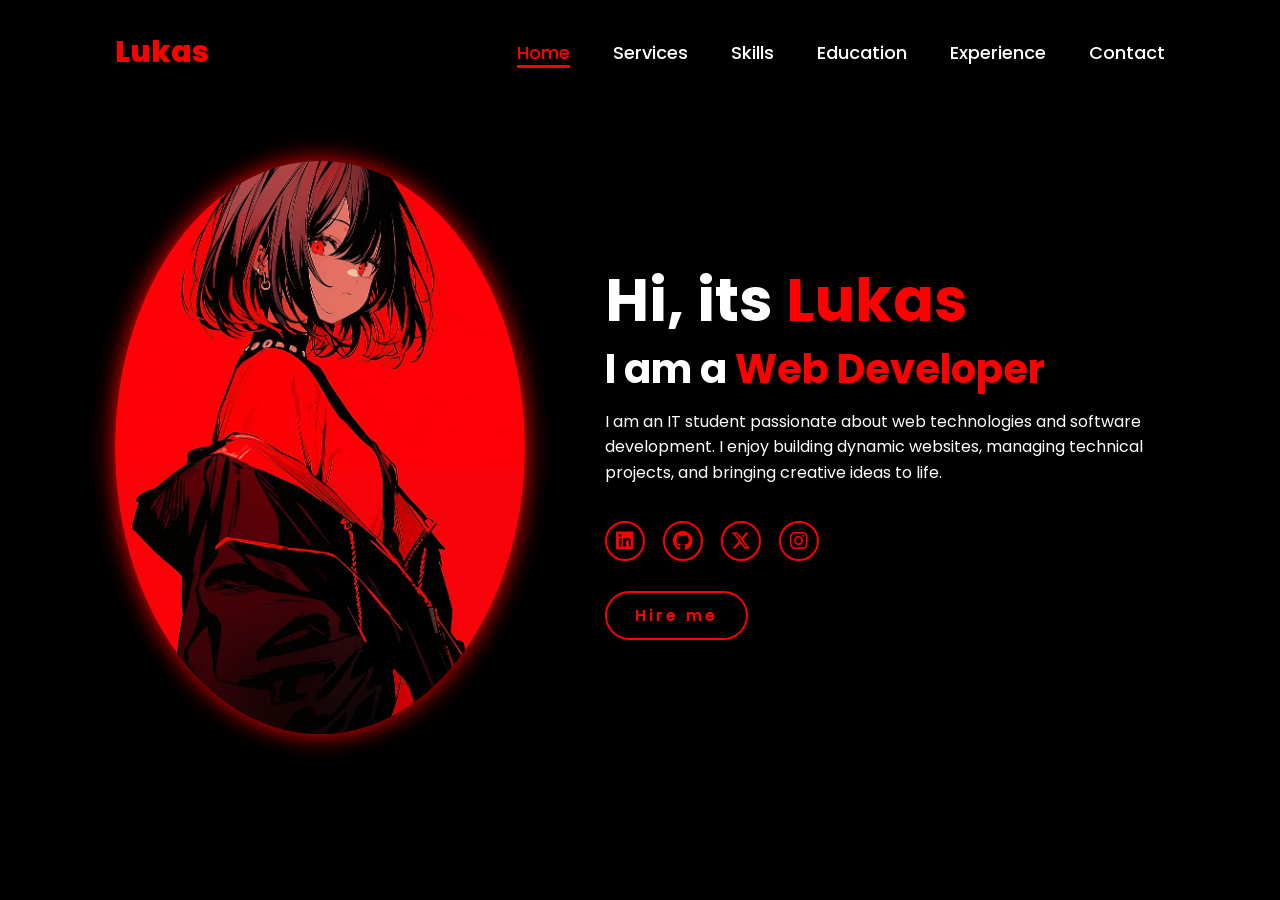
<file: Portfolio org/portfolio/portfolio.html>
<!DOCTYPE html>
<html lang="en">
<head>
    <meta charset="UTF-8">
    <meta name="viewport" content="width=device-width, initial-scale=1.0">
    <link rel="stylesheet" href="https://cdnjs.cloudflare.com/ajax/libs/font-awesome/6.5.2/css/all.min.css">
    <title>Portfolio Website</title>
    
    <style>
        @import url('https://fonts.googleapis.com/css2?family=Poppins:wght@100;200;300;400;500;600&display=swap');

        * {
            margin: 0;
            padding: 0;
            box-sizing: border-box;
            text-decoration: none;
            border: none;
            outline: none;
            font-family: 'Poppins', sans-serif;
        }

        html {
            font-size: 62.5%;
        }

        body {
            width: 100%;
            height: 100vh;
            overflow-x: hidden;
            background-color: black;
            color: white;
        }

        header {
            margin-top: 20px;
            position: fixed;
            top: 0;
            left: 0;
            width: 100%;
            padding: 1rem 9%;
            background-color: transparent;
            display: flex;
            justify-content: space-between;
            align-items: center;
            z-index: 100;
        }

        .logo {
            font-size: 3rem;
            color: red;
            font-weight: 800;
            cursor: pointer;
            transition: 0.5s ease;
        }

        .logo:hover {
            transform: scale(1.1);
        }

        /* Ikonka pro mobilní menu (na PC skrytá) */
        #menu-icon {
            font-size: 3.6rem;
            color: white;
            cursor: pointer;
            display: none;
            transition: 0.3s;
        }

        #menu-icon:hover {
            color: red;
        }

        nav a {
            font-size: 1.8rem;
            color: white;
            margin-left: 4rem;
            font-weight: 500;
            transition: 0.3s ease;
            border-bottom: 3px solid transparent;
        }

        nav a:hover,
        nav a.active {
            color: red;
            border-bottom: 3px solid red;
        }

        section {
            min-height: 100vh;
            padding: 5rem 9% 5rem;
        }

        .home {
            display: flex;
            justify-content: center;
            align-items: center;
            gap: 8rem;
            background-color: black;
        }

        .home .home-content h1 {
            font-size: 6rem;
            font-weight: 700;
            line-height: 1.3;
        }

        span {
            color: red;
        }

        .home-content h3 {
            font-size: 4rem;
            margin-bottom: 1rem;
            font-weight: 700;
        }

        .home-content p {
            font-size: 1.6rem;
            line-height: 1.6;
            margin-bottom: 2rem;
        }

        .home-img {
            border-radius: 50%;
        }

        .home-img img {
            position: relative;
            width: 32vw;
            border-radius: 50%;
            box-shadow: 0 0 25px red;
            cursor: pointer;
            transition: 0.2s linear;
        }

        .home-img img:hover {
            box-shadow: 0 0 40px red;
        }

        .social-icons a {
            display: inline-flex;
            justify-content: center;
            align-items: center;
            width: 4rem;
            height: 4rem;
            background-color: transparent;
            border: 0.2rem solid red;
            font-size: 2rem;
            border-radius: 50%;
            margin: 1rem 1.5rem 3rem 0;
            transition: 0.3s ease;
            color: red;
        }

        .social-icons a:hover {
            color: black;
            transform: scale(1.3) translateY(-5px);
            background-color: red;
            box-shadow: 0 0 25px red;
        }

        .btn {
            display: inline-block;
            padding: 1rem 2.8rem;
            background-color: black;
            border-radius: 4rem;
            font-size: 1.6rem;
            color: red;
            letter-spacing: 0.3rem;
            font-weight: 600;
            border: 2px solid red;
            transition: 0.3s ease;
            cursor: pointer;
        }

        .btn:hover {
            transform: scale3d(1.03);
            background-color: red;
            color: black;
            box-shadow: 0 0 25px red;
        }

        #dynamic-content {
            transition: opacity 0.3s ease-in-out;
            min-height: 250px;
        }

        /* RESPONZIVITA (Mobily a Tablety) */
        @media (max-width: 1000px) {
            .home { gap: 4rem; }
        }

        @media(max-width: 995px) {
            #menu-icon {
                display: block; /* Zobrazit hamburger na mobilu */
            }
            
            nav {
                position: absolute;
                display: none; /* Skryto v základu */
                top: 100%;
                right: 5%;
                width: 250px;
                background-color: black;
                border: 2px solid red;
                border-radius: 2rem;
                padding: 2rem;
                box-shadow: 0 0 15px rgba(255, 0, 0, 0.4);
            }

            nav.active {
                display: block; /* Zobrazí se po kliknutí na ikonu */
            }

            nav a {
                display: block;
                font-size: 2rem;
                margin: 2rem 0;
                text-align: center;
                margin-left: 0;
                border-bottom: none;
            }

            nav a:hover,
            nav a.active {
                background-color: red;
                color: black;
                border-radius: 1rem;
                padding: 0.5rem;
            }

            .home {
                flex-direction: column;
                margin: 8rem 4rem 5rem 4rem;
                text-align: center;
            }

            .home .home-content h3 { font-size: 3rem; }
            .home-content h1 { font-size: 5rem; }
            .home-img img {
                width: 60vw;
                margin-top: 2rem;
            }
        }
    </style>
</head>
<body>
    <header>
        <a href="#" class="logo">Lukas</a>
        
        <i class="fa-solid fa-bars" id="menu-icon"></i>

        <nav>
            <a href="#" class="active" data-section="home">Home</a>
            <a href="#" data-section="services">Services</a> 
            <a href="#" data-section="skills">Skills</a>
            <a href="#" data-section="education">Education</a>
            <a href="#" data-section="experience">Experience</a>
            <a href="#" data-section="contact">Contact</a>
        </nav>
    </header>
    
    <section class="home">
        <div class="home-img">
            <img src="fd40d777431cbdc290084662b469c2b1_eb9acf985e4ea70a9ac109f3a190b0f9.jpg.avif" alt="">
        </div>
        
        <div class="home-content">
            <div id="dynamic-content">
                <h1>Hi, its <span>Lukas</span></h1>
                <h3>I am a <span>Web Developer</span></h3>
                <p>I am an IT student passionate about web technologies and software development. I enjoy building dynamic websites, managing technical projects, and bringing creative ideas to life.</p>
            </div>
            
            <div class="social-icons">
                <a href="#"><i class="fa-brands fa-linkedin"></i></a>
                <a href="#"><i class="fa-brands fa-github"></i></a>
                <a href="#"><i class="fa-brands fa-x-twitter"></i></a>
                <a href="#"><i class="fa-brands fa-instagram"></i></a>
            </div>
            <a href="#" class="btn">Hire me</a>
        </div>
    </section>

    <script>
        // Databáze pevných textů pro jednotlivé záložky
        const contentData = {
            home: `
                <h1>Hi, its <span>Lukas</span></h1>
                <h3>I am a <span>Web Developer</span></h3>
                <p>I am an IT student passionate about web technologies and software development. I enjoy building dynamic websites, managing technical projects, and bringing creative ideas to life.</p>
            `,
            services: `
                <h1>My <span>Services</span></h1>
                <h3>What I <span>offer</span></h3>
                <p>I specialize in building responsive websites and developing custom software solutions. I also offer hardware diagnostics and system maintenance to keep your tech running smoothly.</p>
            `,
            skills: `
                <h1>My <span>Skills</span></h1>
                <h3>Tech <span>Stack</span></h3>
                <p><strong>Web:</strong> HTML, CSS, JavaScript, PHP<br>
                <strong>Software:</strong> C#, Unity<br>
                <strong>IT & Hardware:</strong> Linux administration, network infrastructure, and computer hardware optimization.</p>
            `,
            education: `
                <h1>My <span>Education</span></h1>
                <h3>IT <span>Studies</span></h3>
                <p>I am actively studying Information Technology, where my coursework covers a wide range of subjects including network configuration, Linux server administration, and electronics.</p>
            `,
            experience: `
                <h1>My <span>Experience</span></h1>
                <h3>Professional <span>Journey</span></h3>
                <p>I completed a professional IT internship at <strong>2 HD, s.r.o.</strong>, where I gained practical, hands-on experience working with network infrastructure and IT equipment.</p>
            `,
            contact: `
                <h1>Contact <span>Me</span></h1>
                <h3>Let's <span>connect</span></h3>
                <p>Feel free to reach out to me directly at <strong>lukasmraz022@gmail.com</strong> for collaborations, web projects, or IT consulting. You can also connect with me on the social platforms below.</p>
            `
        };

        const navLinks = document.querySelectorAll('nav a');
        const dynamicContent = document.getElementById('dynamic-content');
        const menuIcon = document.getElementById('menu-icon');
        const navMenu = document.querySelector('nav');

        // Funkce pro rozbalení/sbalení mobilního menu
        menuIcon.addEventListener('click', () => {
            navMenu.classList.toggle('active');
            menuIcon.classList.toggle('fa-xmark'); // Změní ikonku na křížek
        });

        // Funkce pro přepínání obsahu
        navLinks.forEach(link => {
            link.addEventListener('click', function(e) {
                e.preventDefault();
                
                // Přepnutí aktivní třídy u odkazů
                navLinks.forEach(nav => nav.classList.remove('active'));
                this.classList.add('active');

                // Skrytí menu na mobilu po kliknutí na odkaz
                navMenu.classList.remove('active');
                menuIcon.classList.remove('fa-xmark');

                const section = this.getAttribute('data-section');
                
                // Jemné ztmavení
                dynamicContent.style.opacity = 0;
                
                // Změna textu a rozsvícení
                setTimeout(() => {
                    dynamicContent.innerHTML = contentData[section];
                    dynamicContent.style.opacity = 1;
                }, 300);
            });
        });
    </script>
</body>
</html>
</file>
<file: škola/škola/style.css>
@import url('https://fonts.googleapis.com/css2?family=Poppins:wght@400;600;700&display=swap');

* {
  margin: 0;
  padding: 0;
  box-sizing: border-box;
}

body {
  min-height: 100vh;
  background: linear-gradient(135deg, #0a0f25, #1e1153, #4a148c);
  color: white;
  font-family: 'Poppins', sans-serif;
  overflow-x: hidden;
  position: relative;
}

/* Pozadí – citát */
.background-quote {
  position: fixed;
  top: 8%;
  left: 50%;
  transform: translateX(-50%);
  font-size: 2.2rem;
  font-weight: 700;
  opacity: 0.08;
  color: #ffffff;
  width: 80%;
  text-align: center;
  filter: blur(1px);
  animation: float 10s ease-in-out infinite alternate;
  pointer-events: none;
  z-index: 0;
}

@keyframes float {
  0% { transform: translateX(-50%) translateY(0); }
  100% { transform: translateX(-50%) translateY(10px); }
}

/* Úvodní sekce */
.container {
  display: flex;
  align-items: center;
  justify-content: space-between;
  width: 85%;
  max-width: 1200px;
  margin: 120px auto;
  z-index: 10;
  position: relative;
}

.text-section {
  flex: 1;
  max-width: 600px;
  z-index: 2;
}

h1 {
  font-size: 3.5rem;
  line-height: 1.2;
  font-weight: 700;
  background: linear-gradient(90deg, #7b61ff, #ff8cff);
  -webkit-background-clip: text;
  -webkit-text-fill-color: transparent;
  margin-bottom: 1.5rem;
}

.mission {
  font-size: 1.1rem;
  color: rgba(255, 255, 255, 0.85);
  line-height: 1.6;
  margin-bottom: 2rem;
}

.btn {
  display: inline-block;
  background: linear-gradient(90deg, #7b61ff, #ff8cff);
  color: white;
  text-decoration: none;
  font-weight: 600;
  padding: 12px 30px;
  border-radius: 50px;
  transition: 0.3s;
}

.btn:hover {
  opacity: 0.85;
  transform: scale(1.05);
}

.image-section {
  flex: 1;
  display: flex;
  justify-content: center;
  z-index: 2;
}

.image-section img {
  max-width: 450px;
  border-radius: 20px;
  box-shadow: 0 0 40px rgba(123, 97, 255, 0.3);
  transition: transform 0.5s ease;
}

.image-section img:hover {
  transform: scale(1.05);
}

/* Sekce obsahu */
section {
  text-align: center;
  padding: 80px 20px;
  max-width: 900px;
  margin: 0 auto;
  opacity: 0;
  transform: translateY(50px);
  transition: all 1s ease;
}

section.visible {
  opacity: 1;
  transform: translateY(0);
}

section h2 {
  font-size: 2.2rem;
  margin-bottom: 20px;
  background: linear-gradient(90deg, #7b61ff, #ff8cff);
  -webkit-background-clip: text;
  -webkit-text-fill-color: transparent;
}

section p {
  color: rgba(255, 255, 255, 0.85);
  font-size: 1.1rem;
  line-height: 1.6;
}

/* Zvýrazněná sekce „Proč to děláme“ */
.important {
  background: rgba(255, 255, 255, 0.05);
  border-radius: 20px;
  padding: 100px 40px;
  box-shadow: 0 0 30px rgba(123, 97, 255, 0.1);
}

.contact .btn {
  margin-top: 20px;
}

footer {
  text-align: center;
  padding: 40px;
  color: rgba(255, 255, 255, 0.6);
  font-size: 0.9rem;
}
</file>
<file: barbershop/barbershop.css>
body {
    font-family: 'Arial', sans-serif;
    margin: 0;
    padding: 0;
    color: #fff;
    background-color: #1a1a1a;
    text-align: center;
}

header {
    background-color: #222;
    padding: 20px;
    display: flex;
    justify-content: space-between;
    align-items: center;
}

.logo {
    font-size: 1.8em;
    font-weight: bold;
}

.hamburger {
    display: flex;
    flex-direction: column;
    cursor: pointer;
}

.line {
    width: 30px;
    height: 4px;
    background-color: #fff;
    margin: 4px 0;
}

.nav-menu {
    display: block;
    background-color: #222;
    position: absolute;
    top: -300px;
    left: 0;
    width: 100%;
    transition: top 0.3s ease;
}

.nav-menu.slide-down {
    top: 70px;
}

.nav-menu.active {
    display: block;
}

nav ul {
    list-style: none;
    padding: 0;
    margin: 0;
}

nav ul li {
    text-align: center;
    padding: 20px;
}

nav ul li a {
    text-decoration: none;
    color: #fff;
    font-size: 1.2em;
}

#uvod {
    background-image: url('fotky/barber_striha.jpg');
    background-size: cover;
    background-position: center;
    height: 600px;
    display: flex;
    justify-content: center;
    align-items: center;
    text-align: center;
    background-blend-mode: multiply;
    background-color: rgba(0, 0, 0, 0.5);
}

.uvod-obsah {
    max-width: 800px;
}

#uvod h1 {
    font-size: 3em;
    margin-bottom: 20px;
}

#uvod p {
    font-size: 1.5em;
}

#sluzby, #cenik, #o-nas, #kontakt {
    padding: 80px 20px;
    text-align: center;
}

.sluzby-grid {
    display: grid;
    grid-template-columns: repeat(auto-fit, minmax(300px, 1fr));
    gap: 30px;
    margin-top: 50px;
}

.sluzba {
    background-color: #2a2a2a;
    padding: 30px;
    border-radius: 8px;
}

.sluzba h3 {
    font-size: 1.8em;
    margin-bottom: 15px;
}

sluzba p {
    font-size: 1.2em;
}

table {
    width: 100%;
    border-collapse: collapse;
    margin-top: 30px;
}

table, th, td {
    border: 1px solid #444;
    padding: 15px;
    text-align: center;
    font-size: 1.2em;
}

h2, h3 {
    color: #ff4d4d;
}

a {
    color: #ff4d4d;
}

a:hover {
    color: #e60000;
}

body {
    background-color: #1a1a1a;
    color: #e0e0e0;
}

.sluzba {
    background-color: #2a2a2a;
}

#sluzby .sluzby-grid, #cenik table, #o-nas p, #kontakt p {
    margin: 0 auto;
    max-width: 1000px;
}

footer {
    background-color: #222;
    text-align: center;
    padding: 30px;
}

/* Galerie fotek */
#galerie {
    padding: 50px 20px;
    text-align: center;
}

.galerie-grid {
    display: grid;
    grid-template-columns: repeat(auto-fit, minmax(250px, 1fr));
    gap: 20px;
    margin-top: 30px;
}

.galerie-grid img {
    width: 100%;
    height: 100%; /* Nastavení stejné výšky */
    object-fit: cover; /* Oříznutí obrázků, aby vyplnily prostor */
    border-radius: 5px;
}

/* Sekce O nás s velkou fotkou */
#o-nas-sekce {
    padding: 80px 20px;
    display: flex;
    align-items: center;
    max-width: 1200px;
    margin: 0 auto;
}

#o-nas-sekce img {
    width: 50%;
    height: auto;
    border-radius: 8px;
    margin-right: 30px;
}

#o-nas-sekce div {
    width: 50%;
    text-align: left;
}

#o-nas-sekce h2 {
    font-size: 2.5em;
    margin-bottom: 20px;
}

#o-nas-sekce p {
    font-size: 1.2em;
    line-height: 1.6;
}

table {
    width: 100%;
    border-collapse: collapse;
    margin-top: 30px;
    border-radius: 8px; /* Přidáme zaoblení rohů */
    overflow: hidden; /* Skryjeme přetečení, aby zaoblení fungovalo správně */
}

table, th, td {
    border: 1px solid #444;
    padding: 15px;
    text-align: center;
    font-size: 1.2em;
}

/* Volitelné: Odstranění okrajů na okrajích tabulky */
td:first-child {
    border-left: none;
}

td:last-child {
    border-right: none;
}

tr:last-child td {
    border-bottom: none;
}
</file>
<file: portfolio/portfolio.css>
@import url('https://fonts.googleapis.com/css2?family=Poppins:wght@100;200;300;400;500;600&display=swap');

* {
    margin: 0;
    padding: 0;
    box-sizing: border-box;
    text-decoration: none;
    border: none;
    outline: none;
    font-family: 'Poppins', sans-serif; /* online font z prvního odkazu */
}

html{
    font-size: 62.5%;
}

body{
    width: 100%;
    height: 100vh;
    overflow-x: hidden;
    background-color: black;
    color: white;
}

header{
    margin-top: 20px;
    position: fixed;
    top: 0;
    left: 0;
    width: 100%;
    padding: 1rem 9%;
    background-color: transparent;
    filter: drop-shadow(10px);
    display: flex;
    justify-content: space-between;
    align-items: center;
    z-index: 100;
}

.logo{
    font-size: 3rem;
    color: red;
    font-weight: 800;
    cursor: pointer;
    transition: 0.5s ease;
}

.logo:hover{
    transform: scale(1.1); /*Text se zvětší když na něj ukazuju kurzorem*/
}

nav a{
    font-size: 1.8rem;
    color: white;
    margin-left: 4rem;
    font-weight: 500;
    transition: 0.3s ease;
    border-bottom: 3px solid transparent;
}

nav a:hover,
nav a.active{
    color: red;
    border-bottom: 3px solid red;/*Text udělá animaci když na něj ukazuju kurzorem*/
}

@media(max-width:995px){
    nav{
        position: absolute;
        display: none;
        top: 0;
        right: 0;
        width: 40%;
        border-left: 3px solid red;
        border-bottom: 3px solidn red;
        border-bottom-left-radius: 2rem;
        padding: 1rem solid;
        background-color: black;
        border-top: 0.1rem solid rgba(0,0,0,0.1);
    }
    nav.active{
        display: block;
    }
    nav a{
        display: block;
        font-size: 2rem;
        margin: 3rem 0;
    }

    nav a:hover,
    nav a.active{
        padding: 1rem;
        border-radius: 0.5rem;
        border-bottom: 0.5rem solid red;
    }
   }

   section{
    min-height: 100vh;
    padding: 5rem 9% 5rem;
   }

   .home{
    display: flex;
    justify-content: center;
    align-items: center;
    gap: 8rem;
    background-color: black;
   }

   .home .home-content h1{
    font-size: 6rem;
    font-weight: 700;
    line-height: 1.3;
   }

   span{
    color: red;
   }

   .home-content h3{
    font-size: 4rem;
    margin-bottom: 1rem;
    font-weight: 700;
   }

   .home-content p{
    font-size: 1.6rem;
   }

   .home-img{
    border-radius: 50%;
   }

   .home-img img{
    position: relative;
    width: 32vw;
    border-radius: 50%;
    box-shadow: 0 0 25px solid red;
    cursor: pointer;
    transition: 0.2s linear;
   }

   .home-img img:hover{
    font-size: 1.8rem;
    font-weight: 500;
   }

   .social-icons a{
    display: inline-flex;
    justify-content: center;
    align-items: center;
    width: 4rem;
    height: 4rem;
    background-color: transparent;
    border: 0.2rem solid red;
    font-size: 2rem;
    border-radius: 50%;
    margin: 3rem 1.5rem 3rem 0;
    transition: 0.3s ease;
    color: red;
   }

   .social-icons a:hover{
    color: black;
    transform: scale(1.3) translateY(-5px);
    background-color: red;
    box-shadow: 0 0 25px red;
   }

   .btn{
    display: inline-block;
    padding: 1rem 2.8rem;
    background-color: black;
    border-radius: 4rem;
    font-size: 1.6rem;
    color: red;
    letter-spacing: 0.3rem;
    font-weight: 600;
    border: 2px solid red;
    transition: 0.3s ease;
    cursor: pointer;
   }

   .btn:hover{
    transform: scale3d(1.03);
    background-color: red;
    color: black;
    box-shadow: 0 0 25px red;
   }

   .typing-text{
    font-size: 34px;
    font-weight: 600;
    min-width: 280px;
   }

   .typing-text span{
    position: relative;
   }

   .typing-text span::before{
    content: "software Developer";
    color: red;
    animation: words 20s infinite;
   }

   .typing-text span::after{
    content: "";
    background-color: black;
    position: absolute;
    width: calc(100% + 8px);
    height: 100%;
    border-left: 3px solid black;
    right: -8;
    animation: cursor 0.6s infinite;
   }

   @keyframes cursor{
    to{
        border-left: 3px solid red;
    }
   }

   @keyframes words{
    0%, 20%{
        content: "Web Developer";
    }
    21%,40%{
        content: "Software Developer";
    }
    41%,60%{
        content: "Web Designer";
    }
    61%,80%{
        content: "Youtuber";
    }
    81%,100%{
        content: "Script Writer";
    }
   }


   @media (max-width: 1000px){
    .home{
        gap: 4rem;
    }
   }

   @media(max-width:995px){
    .home{
        flex-direction: column;
        margin: 5rem 4rem;
    }

    .home .home-content h3{
        font-size: 2.5rem;
    }

    .home-content h1{
        font-size: 5rem;
    }

    .home-img img{
        width: 70vw;
        margin-top: 4rem;
    }
   }
</file>
